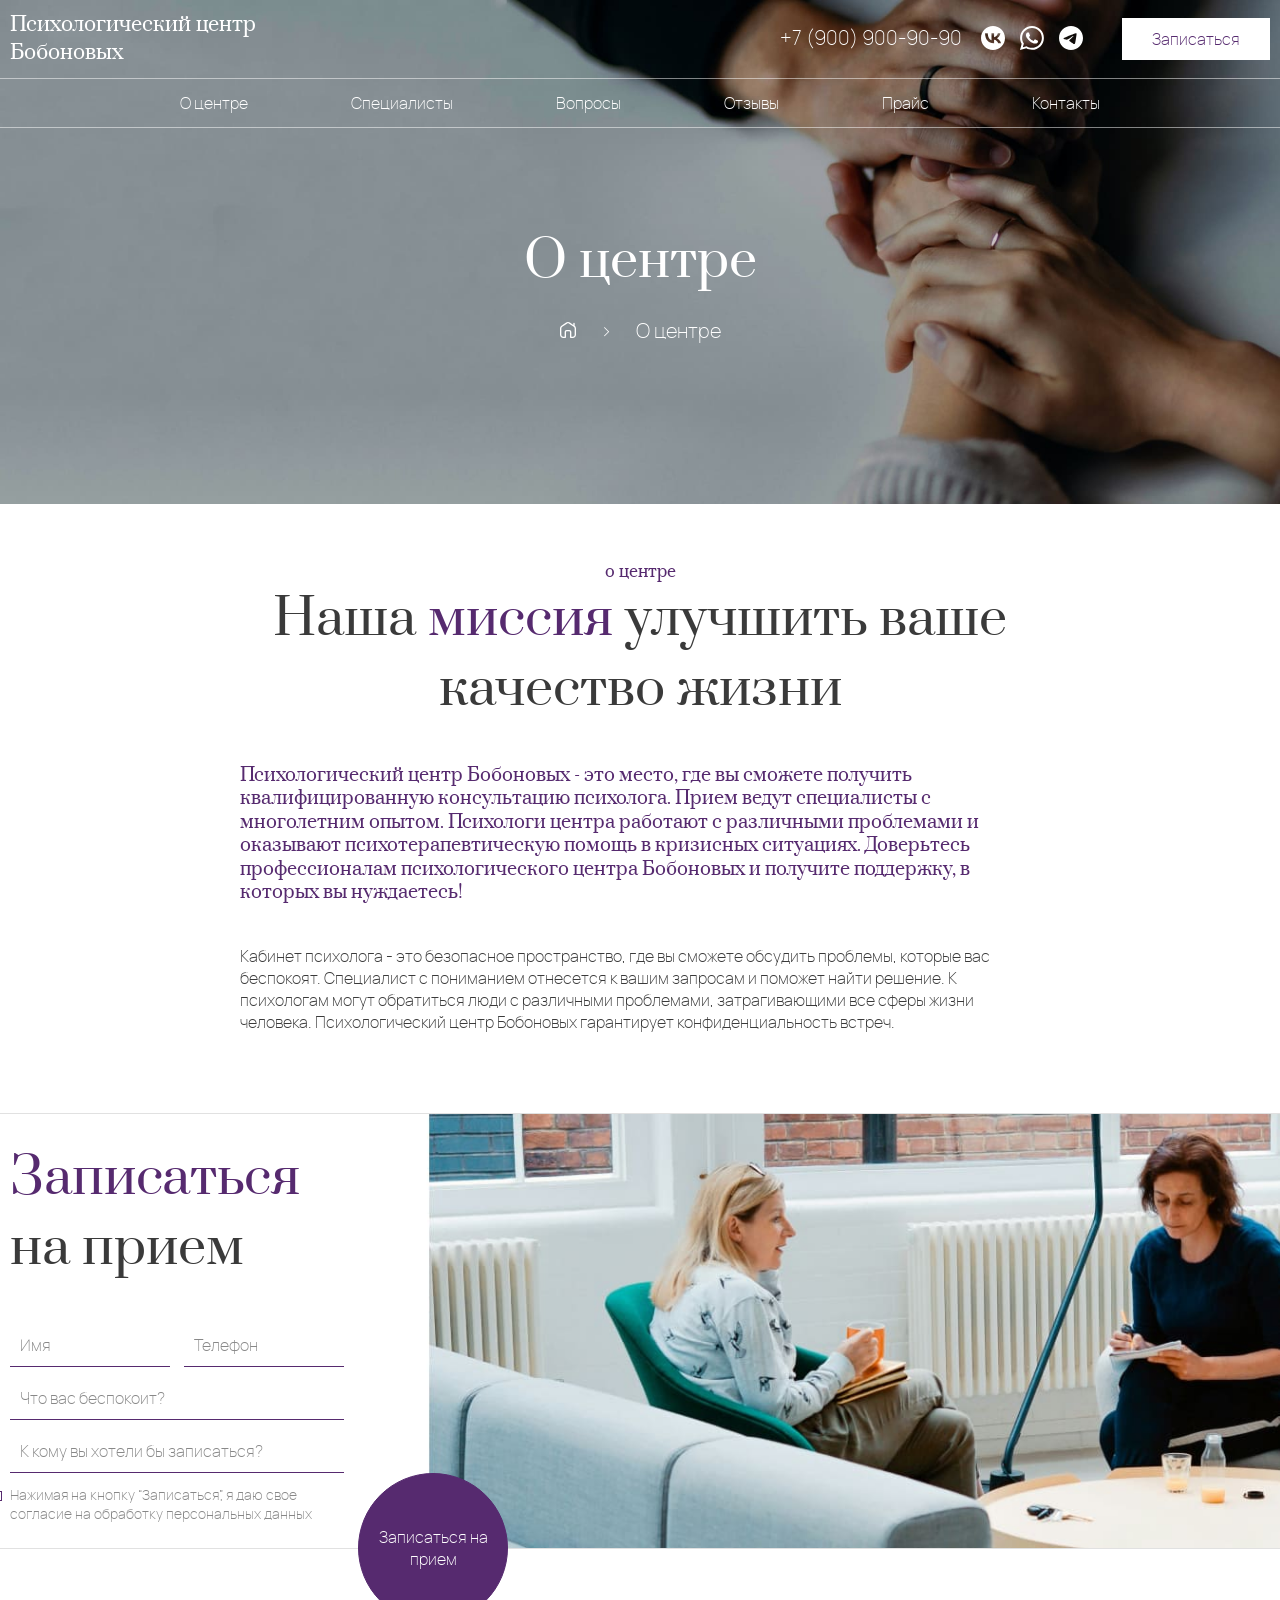
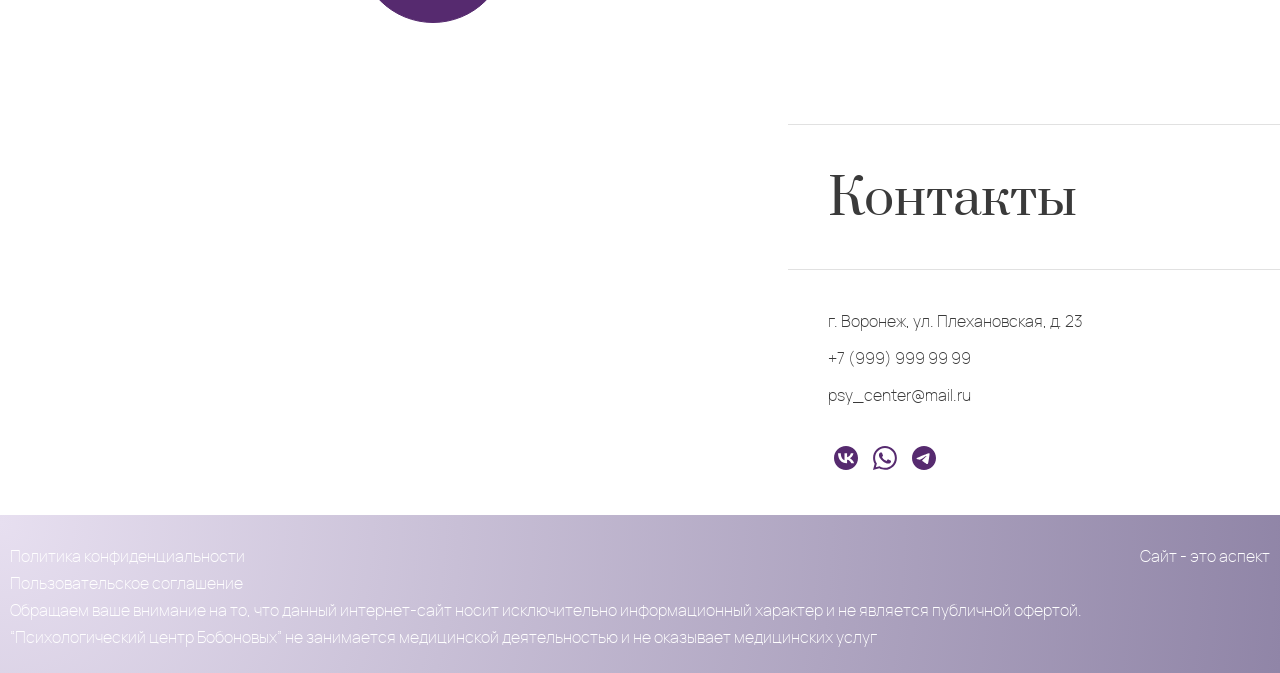
<file: bobonov/about.html>
<!DOCTYPE html>
<html lang="ru">
	<head>
		<title>About</title>
		<meta http-equiv="Content-Type" content="text/html; charset=utf-8">
		<meta name="robots" content="noindex" />
		<meta name="viewport" content="width=device-width, initial-scale=1.0">
		<link rel="stylesheet" type="text/css" href="css/reset.css" >
		<link rel="stylesheet" type="text/css" href="css/slick.css" >
		<link rel="stylesheet" type="text/css" href="css/slick-theme.css" >
		<link rel="stylesheet" type="text/css" href="css/jquery.fancybox.min.css" >
		<link rel="stylesheet" type="text/css" href="style.css" >
		<link rel="shortcut icon" href="img/fav.png">
		<script  src="js/jquery-3.7.1.min.js"></script>
		<script  src="js/jquery.fancybox.min.js"></script>
		<script  src="js/slick.min.js"></script>
		<script  src="js/scripts.js"></script>
	</head>
<body>
	<header class="header">
		<div class="container header-top">
			<a href="" class="logo">
				Психологический центр<br> Бобоновых
			</a>
			<div class="header-right">
				<a href="tel:+79009009090" class="tel">
					+7 (900) 900-90-90
				</a>
				<div class="social">
					<a href=""><svg><use xlink:href="#vk" /></svg></a>
					<a href=""><svg><use xlink:href="#wt" /></svg></a>
					<a href=""><svg><use xlink:href="#tg" /></svg></a>
				</div>
				<a data-fancybox data-src="#popup" href="javascript:;" class="btn">
					Записаться
				</a>
			</div>
			<div class="b-toggle">
				<span></span>
				<span></span>
				<span></span>
			</div>
		</div>
		<nav class="main-menu">				
			<ul class="menu container">
				<li><a href="#about">О центре</a></li>
				<li><a href="#specialists">Специалисты</a></li>
				<li><a href="#faq">Вопросы</a></li>
				<li><a href="#reviews">Отзывы</a></li>
				<li><a href="#price">Прайс</a></li>
				<li><a href="#contacts">Контакты</a></li>
			</ul>
			<div class="mobile-contacts">
				<a href="tel:+79009009090" class="tel">
					+7 (900) 900-90-90
				</a>
				<div class="social">
					<a href=""><svg><use xlink:href="#vk" /></svg></a>
					<a href=""><svg><use xlink:href="#wt" /></svg></a>
					<a href=""><svg><use xlink:href="#tg" /></svg></a>
				</div>
				<a data-fancybox data-src="#popup" href="javascript:;" class="btn-lilac">
					Записаться
				</a>
			</div>
		</nav>
		
	</header>
	<div class="s-top oter_top">
		<div class="container">
			<p class="h1"><span class="lilac">О центре</span></p>	
			<div class="bread">
				<span>
					<a href="/"><span><svg width="16" height="16" viewBox="0 0 16 16" fill="none" xmlns="http://www.w3.org/2000/svg"><g clip-path="url(#clip0_2006_569)"><path d="M14.6667 3.816V1.33333C14.6667 0.965335 14.3687 0.666668 14 0.666668C13.6313 0.666668 13.3333 0.965335 13.3333 1.33333V2.91067L9.86467 0.570002C8.732 -0.193998 7.268 -0.193998 6.13533 0.570002L1.46867 3.71934C0.549333 4.34 0 5.37267 0 6.48267V12.6667C0 14.5047 1.49533 16 3.33333 16H5.33333C5.702 16 6 15.7013 6 15.3333V10C6 9.63267 6.29867 9.33334 6.66667 9.33334H9.33333C9.70133 9.33334 10 9.63267 10 10V15.3333C10 15.7013 10.298 16 10.6667 16H12.6667C14.5047 16 16 14.5047 16 12.6667V6.48267C16 5.42867 15.504 4.444 14.6667 3.816ZM14.6667 12.6667C14.6667 13.7693 13.7693 14.6667 12.6667 14.6667H11.3333V10C11.3333 8.89734 10.436 8 9.33333 8H6.66667C5.564 8 4.66667 8.89734 4.66667 10V14.6667H3.33333C2.23067 14.6667 1.33333 13.7693 1.33333 12.6667V6.48267C1.33333 5.81667 1.66267 5.19667 2.21467 4.82467L6.88133 1.67533C7.56133 1.21667 8.43867 1.21667 9.118 1.67533L13.7847 4.82467C14.3367 5.19667 14.666 5.81667 14.666 6.48267L14.6667 12.6667Z" fill="white"/></g><defs><clipPath id="clip0_2006_569"><rect width="16" height="16" fill="white"/></clipPath></defs></svg></span></a>
					<span class="divider">></span>
					<span class="kb_title">О центре</span>
				</span>
			</div>
		</div>
	</div>
	<div class="s-about s-about_page" id="about">
		<div class="container">
			<div class="text-center lilac h4">
				о центре
			</div>
			<div class="h1 text-center">
				Наша <span class="lilac">миссия</span> улучшить ваше качество жизни 
			</div>
			<div class="b-about">
				<div class="text-about">
					<p class="lilac">
						Психологический центр Бобоновых - это место, где вы сможете получить квалифицированную консультацию психолога. Прием ведут специалисты с многолетним опытом. Психологи центра работают с различными проблемами и оказывают психотерапевтическую помощь в кризисных ситуациях. Доверьтесь профессионалам психологического центра Бобоновых и получите поддержку, в которых вы нуждаетесь!
					</p>
					<p>
						Кабинет психолога - это безопасное пространство, где вы сможете обсудить проблемы, которые вас беспокоят. Специалист с пониманием отнесется к вашим запросам и поможет найти решение. К психологам могут обратиться люди с различными проблемами, затрагивающими все сферы жизни человека. Психологический центр Бобоновых гарантирует конфиденциальность встреч.
					</p>
				</div>
			</div>
		</div>
	</div>
	<div class="s-feedback" id="feedback">
		<div class="container">
			<div class="b-feedback">
				<p class="h1"><span class="lilac">Записаться</span> на прием</p>
				<form id="feedback-form" action="/" method="POST">
					<div class="form-flex">
						<p><input type="text" required name="name" class="input-text" placeholder="Имя"></p>
						<p><input type="tel" required name="phone" class="input-text" placeholder="Телефон"></p>
					</div>
					<textarea name="comment" class="input-text" placeholder="Что вас беспокоит?"></textarea>
					<input type="text" name="docs" class="input-text" placeholder="К кому вы хотели бы записаться?">					
					<label class="input-label">
						<input type="checkbox" class="input-check" name="check">
						<span>Нажимая на кнопку “Записаться”, я даю свое согласие на обработку персональных данных</span>
					</label>
					<input type="submit" class="btn-round" value="Записаться на прием">
					<!-- <input type="hidden" name="recaptcha_response" id="recaptchaResponse"> -->
				</form>
			</div>			
		</div>
	</div>
	<div class="s-contacts" id="contacts">
		<div class="b-map">
			<script  async src="https://api-maps.yandex.ru/services/constructor/1.0/js/?um=constructor%3Aeead665b528ef09ee1b035d2cc04a164305be4b4dbd820c63719ce7fcb5d59c5&amp;width=100%25&amp;height=400&amp;lang=ru_RU&amp;scroll=true"></script>
		</div>		
		<div class="b-contacts">
			<p class="h1">Контакты</p>
			<p class="contacts-info">г. Воронеж, ул. Плехановская, д. 23</p>
			<p class="contacts-info"><a href="tel:+79999999999">+7 (999) 999 99 99</a></p>
			<p class="contacts-info"><a href="mailto:psy_center@mail.ru">psy_center@mail.ru</a></p>
			<div class="social">
				<a href=""><svg> <use xlink:href="#vk" /></svg></a>
				<a href=""><svg> <use xlink:href="#wt" /></svg></a>
				<a href=""><svg> <use xlink:href="#tg" /></svg></a>
			</div>
		</div>
	</div>
	<footer class="b-footer">
		<div class="container">
			<a href="">Политика конфиденциальности</a>
			<a href="">Пользовательское соглашение</a>
			<p>Обращаем ваше внимание на то, что данный интернет-сайт носит исключительно информационный характер и не является публичной офертой.</p>
			<p>“Психологический центр Бобоновых” не занимается медицинской деятельностью и не оказывает медицинских услуг </p>
			<a href="https://vzh.ru" class="vzh" target="_blank">Сайт - это аспект</a>
		</div>
	</footer>

	<svg style="display: none">
		<symbol id="vk">
			<path fill-rule="evenodd" clip-rule="evenodd" d="M12 24C18.627 24 24 18.6274 24 12C24 5.37259 18.627 0 12 0C5.37305 0 0 5.37259 0 12C0 18.6274 5.37305 24 12 24ZM12.7705 17.29C7.2998 17.29 4.17969 13.54 4.0498 7.30005H6.79004C6.87988 11.88 8.90039 13.82 10.5 14.2201V7.30005H13.0801V11.2501C14.6602 11.08 16.3203 9.28006 16.8799 7.30005H19.46C19.0303 9.74005 17.2295 11.54 15.9502 12.2801C17.2295 12.88 19.2803 14.45 20.0596 17.29H17.2197C16.6104 15.39 15.0898 13.92 13.0801 13.7201V17.29H12.7705Z" />
		</symbol>
		<symbol id="wt">
			<path d="M0 24L1.687 17.837C0.645998 16.033 0.0989998 13.988 0.0999998 11.891C0.103 5.33502 5.43799 3.05176e-05 11.993 3.05176e-05C15.174 0.00103052 18.16 1.24003 20.406 3.48802C22.6509 5.73602 23.8869 8.72401 23.8859 11.902C23.8829 18.459 18.548 23.794 11.993 23.794C10.003 23.793 8.04198 23.294 6.30499 22.346L0 24ZM6.59698 20.193C8.27298 21.188 9.87298 21.784 11.989 21.785C17.437 21.785 21.875 17.351 21.878 11.9C21.88 6.43802 17.463 2.01003 11.997 2.00803C6.54498 2.00803 2.11 6.44202 2.108 11.892C2.107 14.117 2.75899 15.783 3.85399 17.526L2.85499 21.174L6.59698 20.193ZM17.984 14.729C17.91 14.605 17.712 14.531 17.414 14.382C17.117 14.233 15.656 13.514 15.383 13.415C15.111 13.316 14.913 13.266 14.714 13.564C14.516 13.861 13.946 14.531 13.773 14.729C13.6 14.927 13.426 14.952 13.129 14.803C12.832 14.654 11.874 14.341 10.739 13.328C9.85598 12.54 9.25898 11.567 9.08598 11.269C8.91298 10.972 9.06798 10.811 9.21598 10.663C9.34998 10.53 9.51298 10.316 9.66198 10.142C9.81298 9.97001 9.86198 9.84601 9.96198 9.64701C10.061 9.44901 10.012 9.27501 9.93698 9.12601C9.86198 8.97801 9.26798 7.51501 9.02098 6.92002C8.77898 6.34102 8.53398 6.41902 8.35198 6.41002L7.78198 6.40002C7.58398 6.40002 7.26198 6.47402 6.98998 6.77202C6.71798 7.07001 5.94999 7.78801 5.94999 9.25101C5.94999 10.714 7.01498 12.127 7.16298 12.325C7.31198 12.523 9.25798 15.525 12.239 16.812C12.948 17.118 13.502 17.301 13.933 17.438C14.645 17.664 15.293 17.632 15.805 17.556C16.376 17.471 17.563 16.837 17.811 16.143C18.059 15.448 18.059 14.853 17.984 14.729Z" />
		</symbol>
		<symbol id="tg">
			<g clip-path="url(#clip0_61_12)">
			<path fill-rule="evenodd" clip-rule="evenodd" d="M24 12C24 18.6274 18.6274 24 12 24C5.37258 24 0 18.6274 0 12C0 5.37258 5.37258 0 12 0C18.6274 0 24 5.37258 24 12ZM12.43 8.85893C11.2628 9.3444 8.93013 10.3492 5.43188 11.8733C4.86382 12.0992 4.56625 12.3202 4.53916 12.5363C4.49337 12.9015 4.9507 13.0453 5.57346 13.2411C5.65817 13.2678 5.74594 13.2954 5.83593 13.3246C6.44863 13.5238 7.27281 13.7568 7.70128 13.766C8.08993 13.7744 8.52372 13.6142 9.00263 13.2853C12.2711 11.079 13.9584 9.96381 14.0643 9.93977C14.139 9.92281 14.2426 9.90148 14.3128 9.96385C14.3829 10.0262 14.376 10.1443 14.3686 10.176C14.3233 10.3691 12.5281 12.0381 11.5991 12.9018C11.3095 13.171 11.1041 13.362 11.0621 13.4056C10.968 13.5033 10.8721 13.5958 10.78 13.6846C10.2108 14.2333 9.7839 14.6448 10.8036 15.3168C11.2936 15.6397 11.6858 15.9067 12.0769 16.1731C12.5042 16.4641 12.9303 16.7543 13.4816 17.1157C13.6221 17.2077 13.7562 17.3034 13.8869 17.3965C14.3841 17.751 14.8307 18.0694 15.3826 18.0186C15.7032 17.9891 16.0345 17.6876 16.2027 16.7884C16.6002 14.6631 17.3816 10.0585 17.5622 8.16097C17.578 7.99473 17.5581 7.78197 17.5421 7.68858C17.5262 7.59518 17.4928 7.46211 17.3714 7.3636C17.2276 7.24694 17.0056 7.22234 16.9064 7.22408C16.455 7.23204 15.7625 7.47282 12.43 8.85893Z" />
			</g>
			<defs>
			<clipPath id="clip0_61_12">
			<rect width="24" height="24" fill="white"/>
			</clipPath>
			</defs>
		</symbol>
	</svg>
	<div class="popup" id="popup">
		<p class="text-center h2 lilac">Запись на прием</p>
		<form id="popup-form" action="/" method="POST">
			<div class="form-flex">
				<p><input type="text" required name="name" class="input-text" placeholder="Имя"></p>
				<p><input type="tel" required name="phone" class="input-text" placeholder="Телефон"></p>
			</div>
			<textarea name="comment" class="input-text" placeholder="Что вас беспокоит?"></textarea>
			<input type="text" name="docs" class="input-text" placeholder="К кому вы хотели бы записаться?">					
			<label class="input-label">
				<input type="checkbox" class="input-check" name="check">
				<span>Нажимая на кнопку “Записаться”, я даю свое согласие на обработку персональных данных</span>
			</label>
			<div class="text-center">
				<input type="submit" class="btn-lilac" value="Записаться на прием">
			</div>
			<!-- <input type="hidden" name="recaptcha_response" id="recaptchaResponse"> -->
		</form>
	</div>
</body>
</html>
</file>
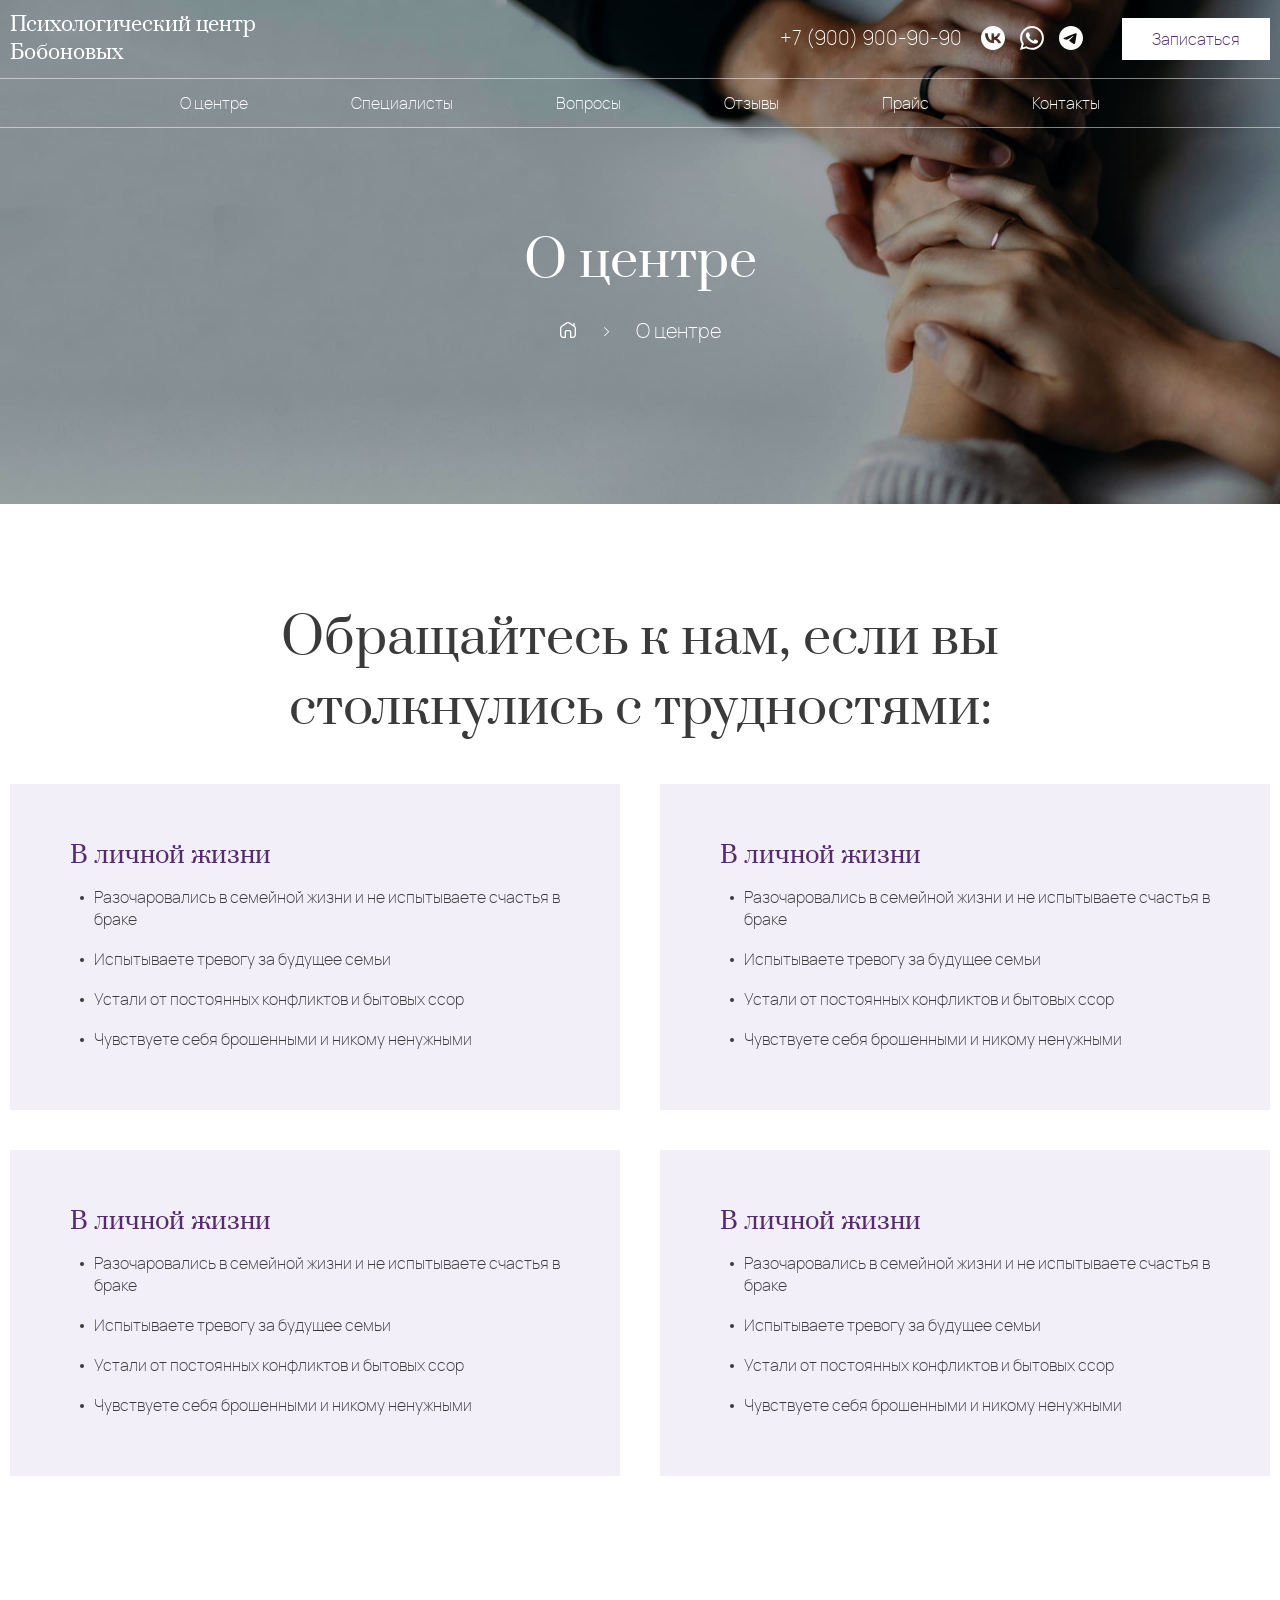
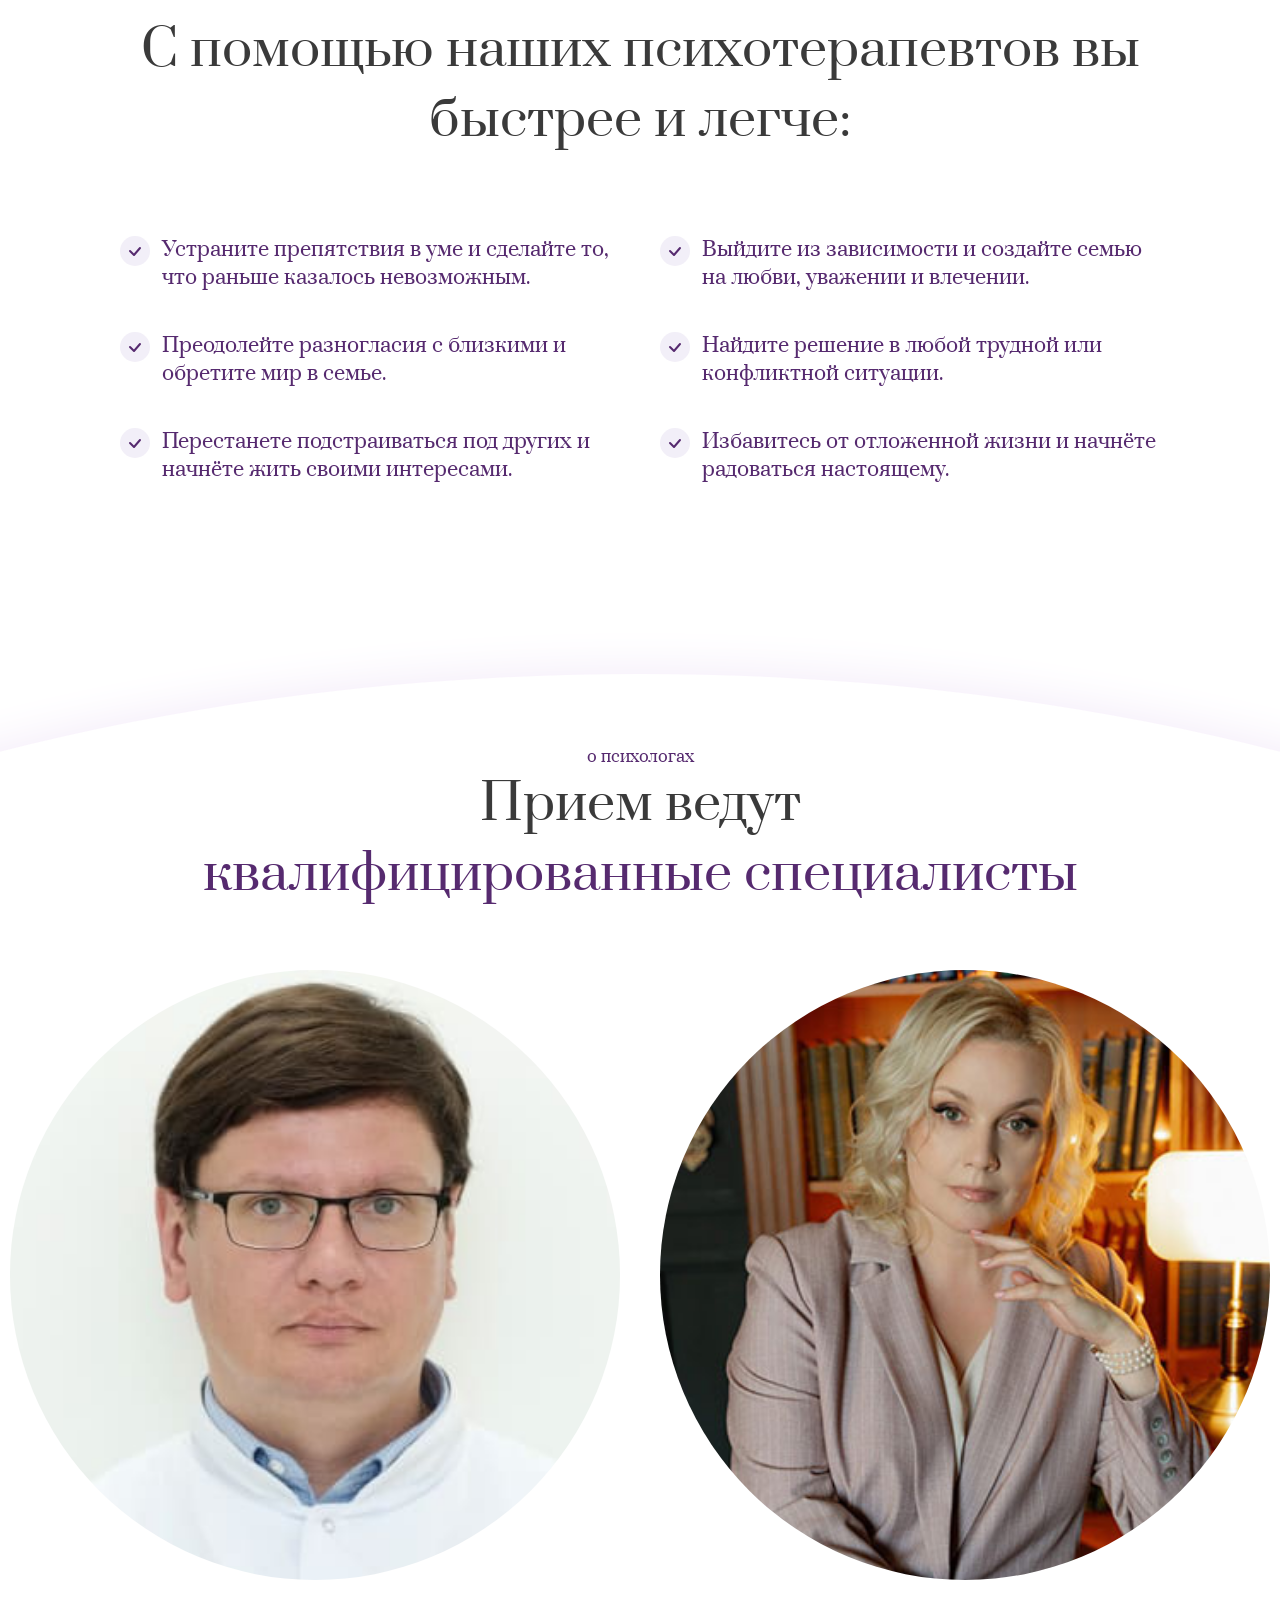
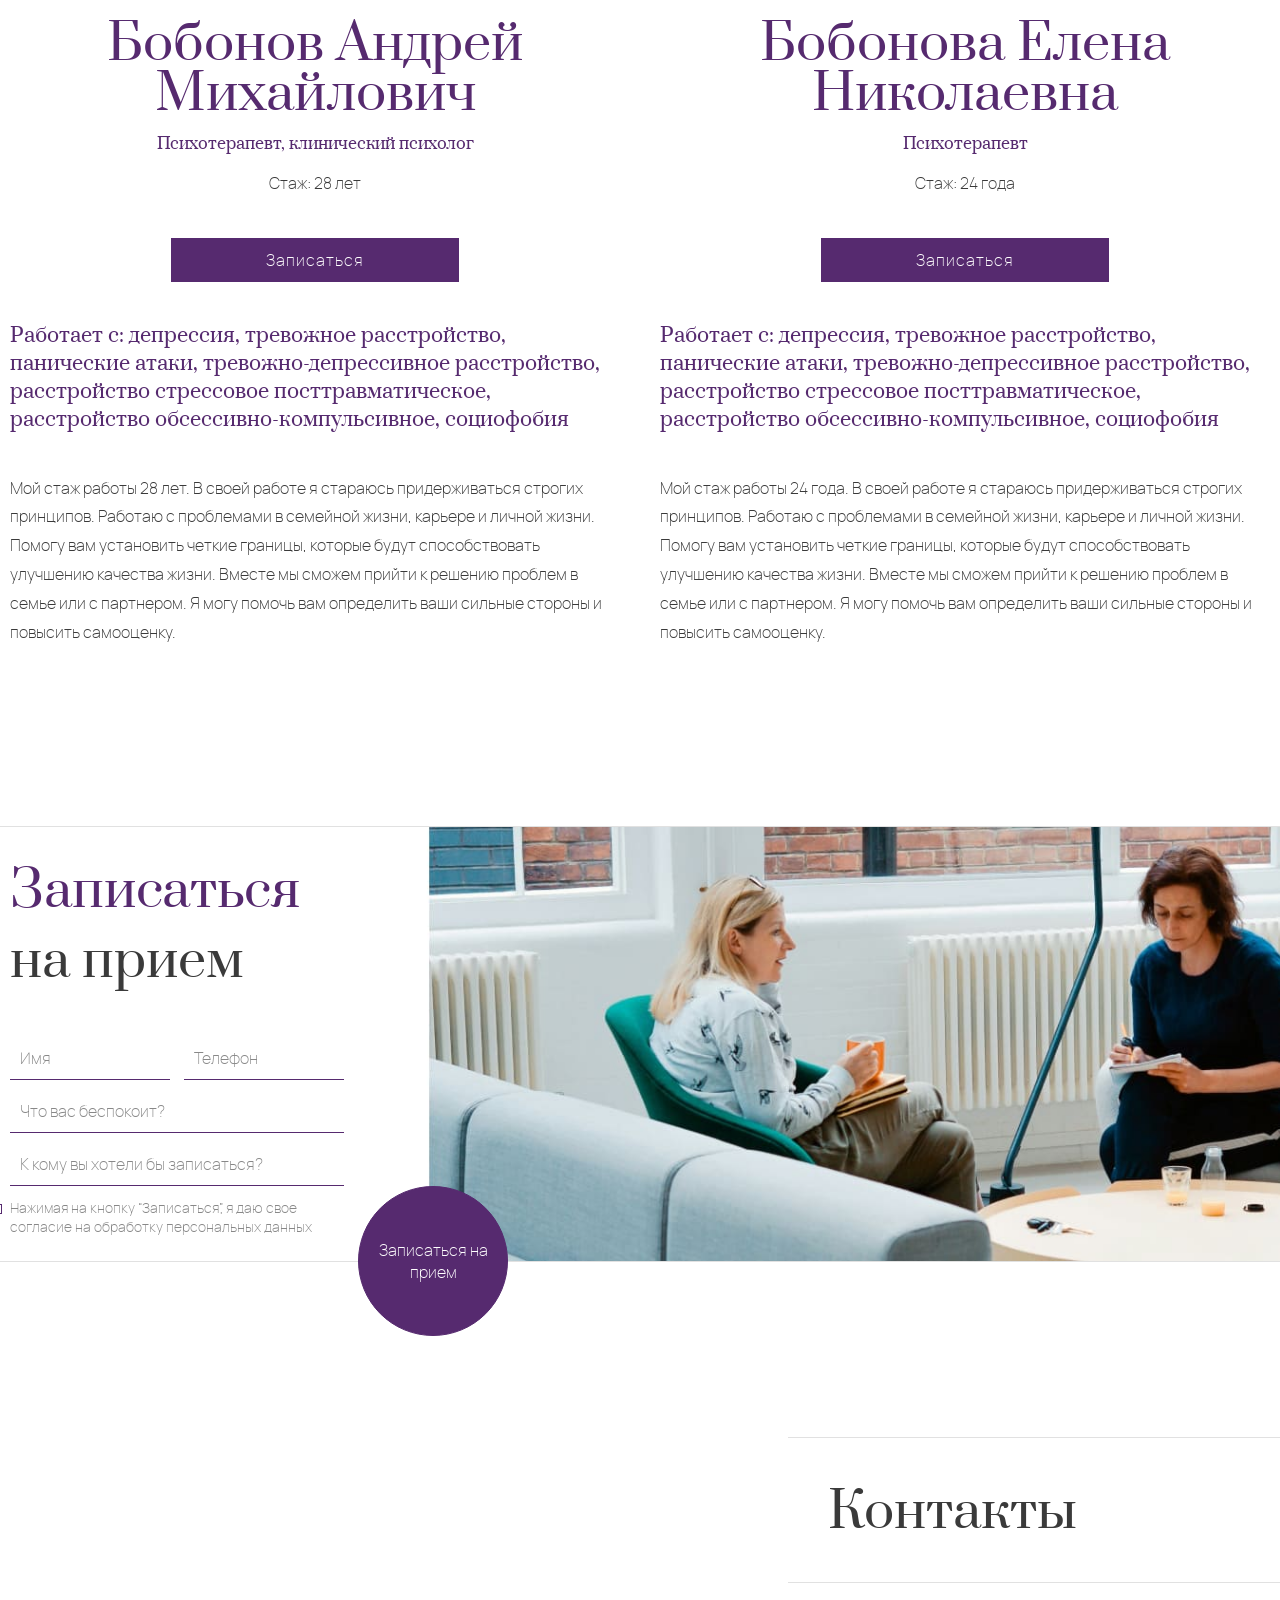
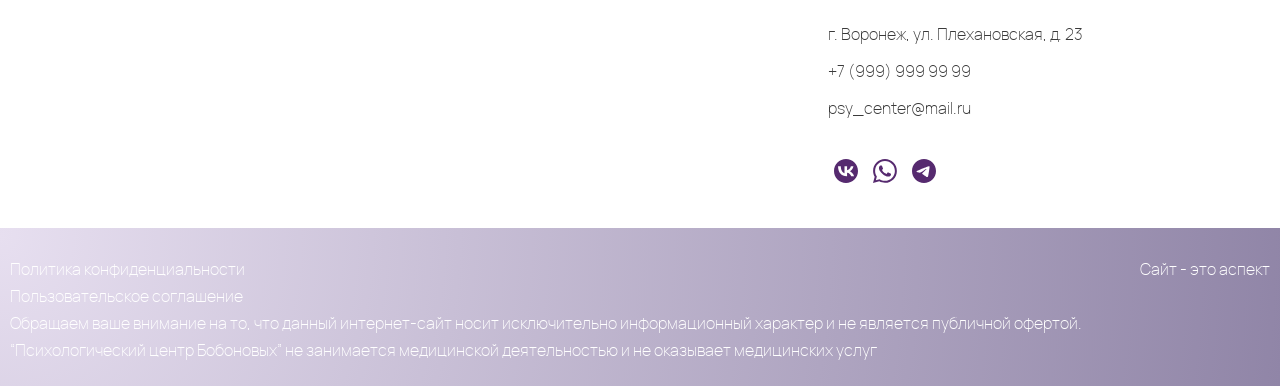
<file: bobonov/services.html>
<!DOCTYPE html>
<html lang="ru">
	<head>
		<title>Services</title>
		<meta http-equiv="Content-Type" content="text/html; charset=utf-8">
		<meta name="robots" content="noindex" />
		<meta name="viewport" content="width=device-width, initial-scale=1.0">
		<link rel="stylesheet" type="text/css" href="css/reset.css" >
		<link rel="stylesheet" type="text/css" href="css/slick.css" >
		<link rel="stylesheet" type="text/css" href="css/slick-theme.css" >
		<link rel="stylesheet" type="text/css" href="css/jquery.fancybox.min.css" >
		<link rel="stylesheet" type="text/css" href="style.css" >
		<link rel="shortcut icon" href="img/fav.png">
		<script  src="js/jquery-3.7.1.min.js"></script>
		<script  src="js/jquery.fancybox.min.js"></script>
		<script  src="js/slick.min.js"></script>
		<script  src="js/scripts.js"></script>
	</head>
<body>
	<header class="header">
		<div class="container header-top">
			<a href="" class="logo">Психологический центр<br> Бобоновых</a>
			<div class="header-right">
				<a href="tel:+79009009090" class="tel">+7 (900) 900-90-90</a>
				<div class="social">
					<a href=""><svg><use xlink:href="#vk" /></svg></a>
					<a href=""><svg><use xlink:href="#wt" /></svg></a>
					<a href=""><svg><use xlink:href="#tg" /></svg></a>
				</div>
				<a data-fancybox data-src="#popup" href="javascript:;" class="btn">Записаться</a>
			</div>
			<div class="b-toggle"><span></span><span></span><span></span></div>
		</div>
		<nav class="main-menu">				
			<ul class="menu container">
				<li><a href="#about">О центре</a></li>
				<li><a href="#specialists">Специалисты</a></li>
				<li><a href="#faq">Вопросы</a></li>
				<li><a href="#reviews">Отзывы</a></li>
				<li><a href="#price">Прайс</a></li>
				<li><a href="#contacts">Контакты</a></li>
			</ul>
			<div class="mobile-contacts">
				<a href="tel:+79009009090" class="tel">+7 (900) 900-90-90</a>
				<div class="social">
					<a href=""><svg><use xlink:href="#vk" /></svg></a>
					<a href=""><svg><use xlink:href="#wt" /></svg></a>
					<a href=""><svg><use xlink:href="#tg" /></svg></a>
				</div>
				<a data-fancybox data-src="#popup" href="javascript:;" class="btn-lilac">Записаться</a>
			</div>
		</nav>
	</header>
	<div class="s-top oter_top">
		<div class="container">
			<p class="h1"><span class="lilac">О центре</span></p>	
			<div class="bread">
				<span>
					<a href="/"><span><svg width="16" height="16" viewBox="0 0 16 16" fill="none" xmlns="http://www.w3.org/2000/svg"><g clip-path="url(#clip0_2006_569)"><path d="M14.6667 3.816V1.33333C14.6667 0.965335 14.3687 0.666668 14 0.666668C13.6313 0.666668 13.3333 0.965335 13.3333 1.33333V2.91067L9.86467 0.570002C8.732 -0.193998 7.268 -0.193998 6.13533 0.570002L1.46867 3.71934C0.549333 4.34 0 5.37267 0 6.48267V12.6667C0 14.5047 1.49533 16 3.33333 16H5.33333C5.702 16 6 15.7013 6 15.3333V10C6 9.63267 6.29867 9.33334 6.66667 9.33334H9.33333C9.70133 9.33334 10 9.63267 10 10V15.3333C10 15.7013 10.298 16 10.6667 16H12.6667C14.5047 16 16 14.5047 16 12.6667V6.48267C16 5.42867 15.504 4.444 14.6667 3.816ZM14.6667 12.6667C14.6667 13.7693 13.7693 14.6667 12.6667 14.6667H11.3333V10C11.3333 8.89734 10.436 8 9.33333 8H6.66667C5.564 8 4.66667 8.89734 4.66667 10V14.6667H3.33333C2.23067 14.6667 1.33333 13.7693 1.33333 12.6667V6.48267C1.33333 5.81667 1.66267 5.19667 2.21467 4.82467L6.88133 1.67533C7.56133 1.21667 8.43867 1.21667 9.118 1.67533L13.7847 4.82467C14.3367 5.19667 14.666 5.81667 14.666 6.48267L14.6667 12.6667Z" fill="white"/></g><defs><clipPath id="clip0_2006_569"><rect width="16" height="16" fill="white"/></clipPath></defs></svg></span></a>
					<span class="divider">></span>
					<span class="kb_title">О центре</span>
				</span>
			</div>
		</div>
	</div>

	<div class="handbook_section">
		<div class="container">
			<!-- <div class="handbook_inner"> -->
				<p class="handbook_title">Обращайтесь к нам, если вы столкнулись с трудностями:</p>
				<div class="handbook_box">
					<div class="handbook_elem">
						<p class="handbook_elem_title">В личной жизни</p>
						<ul class="handbook_elem_list">
							<li><p>Разочаровались в семейной жизни и не испытываете счастья в браке</p></li>
							<li><p>Испытываете тревогу за будущее семьи</p></li>
							<li><p>Устали от постоянных конфликтов и бытовых ссор</p></li>
							<li><p>Чувствуете себя брошенными и никому ненужными</p></li>
						</ul>
					</div>
					<div class="handbook_elem">
						<p class="handbook_elem_title">В личной жизни</p>
						<ul class="handbook_elem_list">
							<li><p>Разочаровались в семейной жизни и не испытываете счастья в браке</p></li>
							<li><p>Испытываете тревогу за будущее семьи</p></li>
							<li><p>Устали от постоянных конфликтов и бытовых ссор</p></li>
							<li><p>Чувствуете себя брошенными и никому ненужными</p></li>
						</ul>
					</div>
					<div class="handbook_elem">
						<p class="handbook_elem_title">В личной жизни</p>
						<ul class="handbook_elem_list">
							<li><p>Разочаровались в семейной жизни и не испытываете счастья в браке</p></li>
							<li><p>Испытываете тревогу за будущее семьи</p></li>
							<li><p>Устали от постоянных конфликтов и бытовых ссор</p></li>
							<li><p>Чувствуете себя брошенными и никому ненужными</p></li>
						</ul>
					</div>
					<div class="handbook_elem">
						<p class="handbook_elem_title">В личной жизни</p>
						<ul class="handbook_elem_list">
							<li><p>Разочаровались в семейной жизни и не испытываете счастья в браке</p></li>
							<li><p>Испытываете тревогу за будущее семьи</p></li>
							<li><p>Устали от постоянных конфликтов и бытовых ссор</p></li>
							<li><p>Чувствуете себя брошенными и никому ненужными</p></li>
						</ul>
					</div>
				</div>
			<!-- </div> -->
		</div>
	</div>

	<div class="benefits_section">
		<div class="container">
			<div class="benefits_inner">
				<p class="benefits_title">С помощью наших психотерапевтов вы быстрее и легче:</p>
				<ul class="benefits_list">
					<li><p>Устраните препятствия в уме и сделайте то, что раньше казалось невозможным.</p></li>
					<li><p>Выйдите из зависимости и создайте семью на любви, уважении и влечении.</p></li>
					<li><p>Преодолейте разногласия с близкими и обретите мир в семье.</p></li>
					<li><p>Найдите решение в любой трудной или конфликтной ситуации.</p></li>
					<li><p>Перестанете подстраиваться под других и начнёте жить своими интересами.</p></li>
					<li><p>Избавитесь от отложенной жизни и начнёте радоваться настоящему.</p></li>
				</ul>
			</div>
		</div>
	</div>

	<div class="s-specialists s-specialists_page" id="specialists">
		<div class="spec-decor"><div></div></div>
		<div class="container">
			<p class="text-center lilac h4">о психологах</p>
			<p class="h1 text-center">Прием ведут  <span class="lilac">квалифицированные специалисты</span></p>
			<div class="specialists_box">
				<div class="b-specialist">
					<div class="specialist_foto">
						<img src="img/spec.jpg" alt="Bobonov">
					</div>
					<div class="spec-info">
						<p class="lilac h3 text-center name">Бобонов Андрей Михайлович</p>
						<p class="text-center level">Психотерапевт, клинический психолог</p>
						<p class="text-center stazh">Стаж: 28 лет</p>
						<a data-fancybox data-src="#popup" href="javascript:;" class="btn-lilac">Записаться</a>
						<p class="lilac specializations">Работает с: депрессия, тревожное расстройство,  панические атаки, тревожно-депрессивное расстройство, расстройство стрессовое посттравматическое, расстройство обсессивно-компульсивное, социофобия</p>
						<p>Мой стаж работы 28 лет. В своей работе я стараюсь придерживаться строгих принципов. Работаю с проблемами в семейной жизни, карьере и личной жизни. Помогу вам установить четкие границы, которые будут способствовать улучшению качества жизни. Вместе мы сможем прийти к решению проблем в семье или с партнером. Я могу помочь вам определить ваши сильные стороны и повысить самооценку.</p>
					</div>
				</div>
				<div class="b-specialist">
					<div class="specialist_foto">
						<img src="img/spec2.jpg" alt="Bobonova">
					</div>
					<div class="spec-info">
						<p class="h3 lilac text-center name">Бобонова Елена Николаевна</p>
						<p class="text-center level">Психотерапевт</p>
						<p class="text-center stazh">Стаж: 24 года</p>
						<a data-fancybox data-src="#popup" href="javascript:;" class="btn-lilac">Записаться</a>
						<p class="lilac specializations">Работает с: депрессия, тревожное расстройство,  панические атаки, тревожно-депрессивное расстройство, расстройство стрессовое посттравматическое, расстройство обсессивно-компульсивное, социофобия</p>
						<p>Мой стаж работы 24 года. В своей работе я стараюсь придерживаться строгих принципов. Работаю с проблемами в семейной жизни, карьере и личной жизни. Помогу вам установить четкие границы, которые будут способствовать улучшению качества жизни. Вместе мы сможем прийти к решению проблем в семье или с партнером. Я могу помочь вам определить ваши сильные стороны и повысить самооценку.</p>
					</div>
				</div>
			</div>
		</div>
	</div>

	<div class="s-feedback" id="feedback">
		<div class="container">
			<div class="b-feedback">
				<p class="h1"><span class="lilac">Записаться</span> на прием</p>
				<form id="feedback-form" action="/" method="POST">
					<div class="form-flex">
						<p><input type="text" required name="name" class="input-text" placeholder="Имя"></p>
						<p><input type="tel" required name="phone" class="input-text" placeholder="Телефон"></p>
					</div>
					<textarea name="comment" class="input-text" placeholder="Что вас беспокоит?"></textarea>
					<input type="text" name="docs" class="input-text" placeholder="К кому вы хотели бы записаться?">					
					<label class="input-label">
						<input type="checkbox" class="input-check" name="check">
						<span>Нажимая на кнопку “Записаться”, я даю свое согласие на обработку персональных данных</span>
					</label>
					<input type="submit" class="btn-round" value="Записаться на прием">
					<!-- <input type="hidden" name="recaptcha_response" id="recaptchaResponse"> -->
				</form>
			</div>			
		</div>
	</div>
	<div class="s-contacts" id="contacts">
		<div class="b-map">
			<script  async src="https://api-maps.yandex.ru/services/constructor/1.0/js/?um=constructor%3Aeead665b528ef09ee1b035d2cc04a164305be4b4dbd820c63719ce7fcb5d59c5&amp;width=100%25&amp;height=400&amp;lang=ru_RU&amp;scroll=true"></script>
		</div>		
		<div class="b-contacts">
			<p class="h1">Контакты</p>
			<p class="contacts-info">г. Воронеж, ул. Плехановская, д. 23</p>
			<p class="contacts-info"><a href="tel:+79999999999">+7 (999) 999 99 99</a></p>
			<p class="contacts-info"><a href="mailto:psy_center@mail.ru">psy_center@mail.ru</a></p>
			<div class="social">
				<a href=""><svg> <use xlink:href="#vk" /></svg></a>
				<a href=""><svg> <use xlink:href="#wt" /></svg></a>
				<a href=""><svg> <use xlink:href="#tg" /></svg></a>
			</div>
		</div>
	</div>
	<footer class="b-footer">
		<div class="container">
			<a href="">Политика конфиденциальности</a>
			<a href="">Пользовательское соглашение</a>
			<p>Обращаем ваше внимание на то, что данный интернет-сайт носит исключительно информационный характер и не является публичной офертой.</p>
			<p>“Психологический центр Бобоновых” не занимается медицинской деятельностью и не оказывает медицинских услуг </p>
			<a href="https://vzh.ru" class="vzh" target="_blank">Сайт - это аспект</a>
		</div>
	</footer>
	<svg style="display: none">
		<symbol id="vk">
			<path fill-rule="evenodd" clip-rule="evenodd" d="M12 24C18.627 24 24 18.6274 24 12C24 5.37259 18.627 0 12 0C5.37305 0 0 5.37259 0 12C0 18.6274 5.37305 24 12 24ZM12.7705 17.29C7.2998 17.29 4.17969 13.54 4.0498 7.30005H6.79004C6.87988 11.88 8.90039 13.82 10.5 14.2201V7.30005H13.0801V11.2501C14.6602 11.08 16.3203 9.28006 16.8799 7.30005H19.46C19.0303 9.74005 17.2295 11.54 15.9502 12.2801C17.2295 12.88 19.2803 14.45 20.0596 17.29H17.2197C16.6104 15.39 15.0898 13.92 13.0801 13.7201V17.29H12.7705Z" />
		</symbol>
		<symbol id="wt">
			<path d="M0 24L1.687 17.837C0.645998 16.033 0.0989998 13.988 0.0999998 11.891C0.103 5.33502 5.43799 3.05176e-05 11.993 3.05176e-05C15.174 0.00103052 18.16 1.24003 20.406 3.48802C22.6509 5.73602 23.8869 8.72401 23.8859 11.902C23.8829 18.459 18.548 23.794 11.993 23.794C10.003 23.793 8.04198 23.294 6.30499 22.346L0 24ZM6.59698 20.193C8.27298 21.188 9.87298 21.784 11.989 21.785C17.437 21.785 21.875 17.351 21.878 11.9C21.88 6.43802 17.463 2.01003 11.997 2.00803C6.54498 2.00803 2.11 6.44202 2.108 11.892C2.107 14.117 2.75899 15.783 3.85399 17.526L2.85499 21.174L6.59698 20.193ZM17.984 14.729C17.91 14.605 17.712 14.531 17.414 14.382C17.117 14.233 15.656 13.514 15.383 13.415C15.111 13.316 14.913 13.266 14.714 13.564C14.516 13.861 13.946 14.531 13.773 14.729C13.6 14.927 13.426 14.952 13.129 14.803C12.832 14.654 11.874 14.341 10.739 13.328C9.85598 12.54 9.25898 11.567 9.08598 11.269C8.91298 10.972 9.06798 10.811 9.21598 10.663C9.34998 10.53 9.51298 10.316 9.66198 10.142C9.81298 9.97001 9.86198 9.84601 9.96198 9.64701C10.061 9.44901 10.012 9.27501 9.93698 9.12601C9.86198 8.97801 9.26798 7.51501 9.02098 6.92002C8.77898 6.34102 8.53398 6.41902 8.35198 6.41002L7.78198 6.40002C7.58398 6.40002 7.26198 6.47402 6.98998 6.77202C6.71798 7.07001 5.94999 7.78801 5.94999 9.25101C5.94999 10.714 7.01498 12.127 7.16298 12.325C7.31198 12.523 9.25798 15.525 12.239 16.812C12.948 17.118 13.502 17.301 13.933 17.438C14.645 17.664 15.293 17.632 15.805 17.556C16.376 17.471 17.563 16.837 17.811 16.143C18.059 15.448 18.059 14.853 17.984 14.729Z" />
		</symbol>
		<symbol id="tg">
			<g clip-path="url(#clip0_61_12)">
			<path fill-rule="evenodd" clip-rule="evenodd" d="M24 12C24 18.6274 18.6274 24 12 24C5.37258 24 0 18.6274 0 12C0 5.37258 5.37258 0 12 0C18.6274 0 24 5.37258 24 12ZM12.43 8.85893C11.2628 9.3444 8.93013 10.3492 5.43188 11.8733C4.86382 12.0992 4.56625 12.3202 4.53916 12.5363C4.49337 12.9015 4.9507 13.0453 5.57346 13.2411C5.65817 13.2678 5.74594 13.2954 5.83593 13.3246C6.44863 13.5238 7.27281 13.7568 7.70128 13.766C8.08993 13.7744 8.52372 13.6142 9.00263 13.2853C12.2711 11.079 13.9584 9.96381 14.0643 9.93977C14.139 9.92281 14.2426 9.90148 14.3128 9.96385C14.3829 10.0262 14.376 10.1443 14.3686 10.176C14.3233 10.3691 12.5281 12.0381 11.5991 12.9018C11.3095 13.171 11.1041 13.362 11.0621 13.4056C10.968 13.5033 10.8721 13.5958 10.78 13.6846C10.2108 14.2333 9.7839 14.6448 10.8036 15.3168C11.2936 15.6397 11.6858 15.9067 12.0769 16.1731C12.5042 16.4641 12.9303 16.7543 13.4816 17.1157C13.6221 17.2077 13.7562 17.3034 13.8869 17.3965C14.3841 17.751 14.8307 18.0694 15.3826 18.0186C15.7032 17.9891 16.0345 17.6876 16.2027 16.7884C16.6002 14.6631 17.3816 10.0585 17.5622 8.16097C17.578 7.99473 17.5581 7.78197 17.5421 7.68858C17.5262 7.59518 17.4928 7.46211 17.3714 7.3636C17.2276 7.24694 17.0056 7.22234 16.9064 7.22408C16.455 7.23204 15.7625 7.47282 12.43 8.85893Z" />
			</g>
			<defs>
			<clipPath id="clip0_61_12">
			<rect width="24" height="24" fill="white"/>
			</clipPath>
			</defs>
		</symbol>
	</svg>
	<div class="popup" id="popup">
		<p class="text-center h2 lilac">Запись на прием</p>
		<form id="popup-form" action="/" method="POST">
			<div class="form-flex">
				<p><input type="text" required name="name" class="input-text" placeholder="Имя"></p>
				<p><input type="tel" required name="phone" class="input-text" placeholder="Телефон"></p>
			</div>
			<textarea name="comment" class="input-text" placeholder="Что вас беспокоит?"></textarea>
			<input type="text" name="docs" class="input-text" placeholder="К кому вы хотели бы записаться?">					
			<label class="input-label">
				<input type="checkbox" class="input-check" name="check">
				<span>Нажимая на кнопку “Записаться”, я даю свое согласие на обработку персональных данных</span>
			</label>
			<div class="text-center">
				<input type="submit" class="btn-lilac" value="Записаться на прием">
			</div>
			<!-- <input type="hidden" name="recaptcha_response" id="recaptchaResponse"> -->
		</form>
	</div>
</body>
</html>
</file>
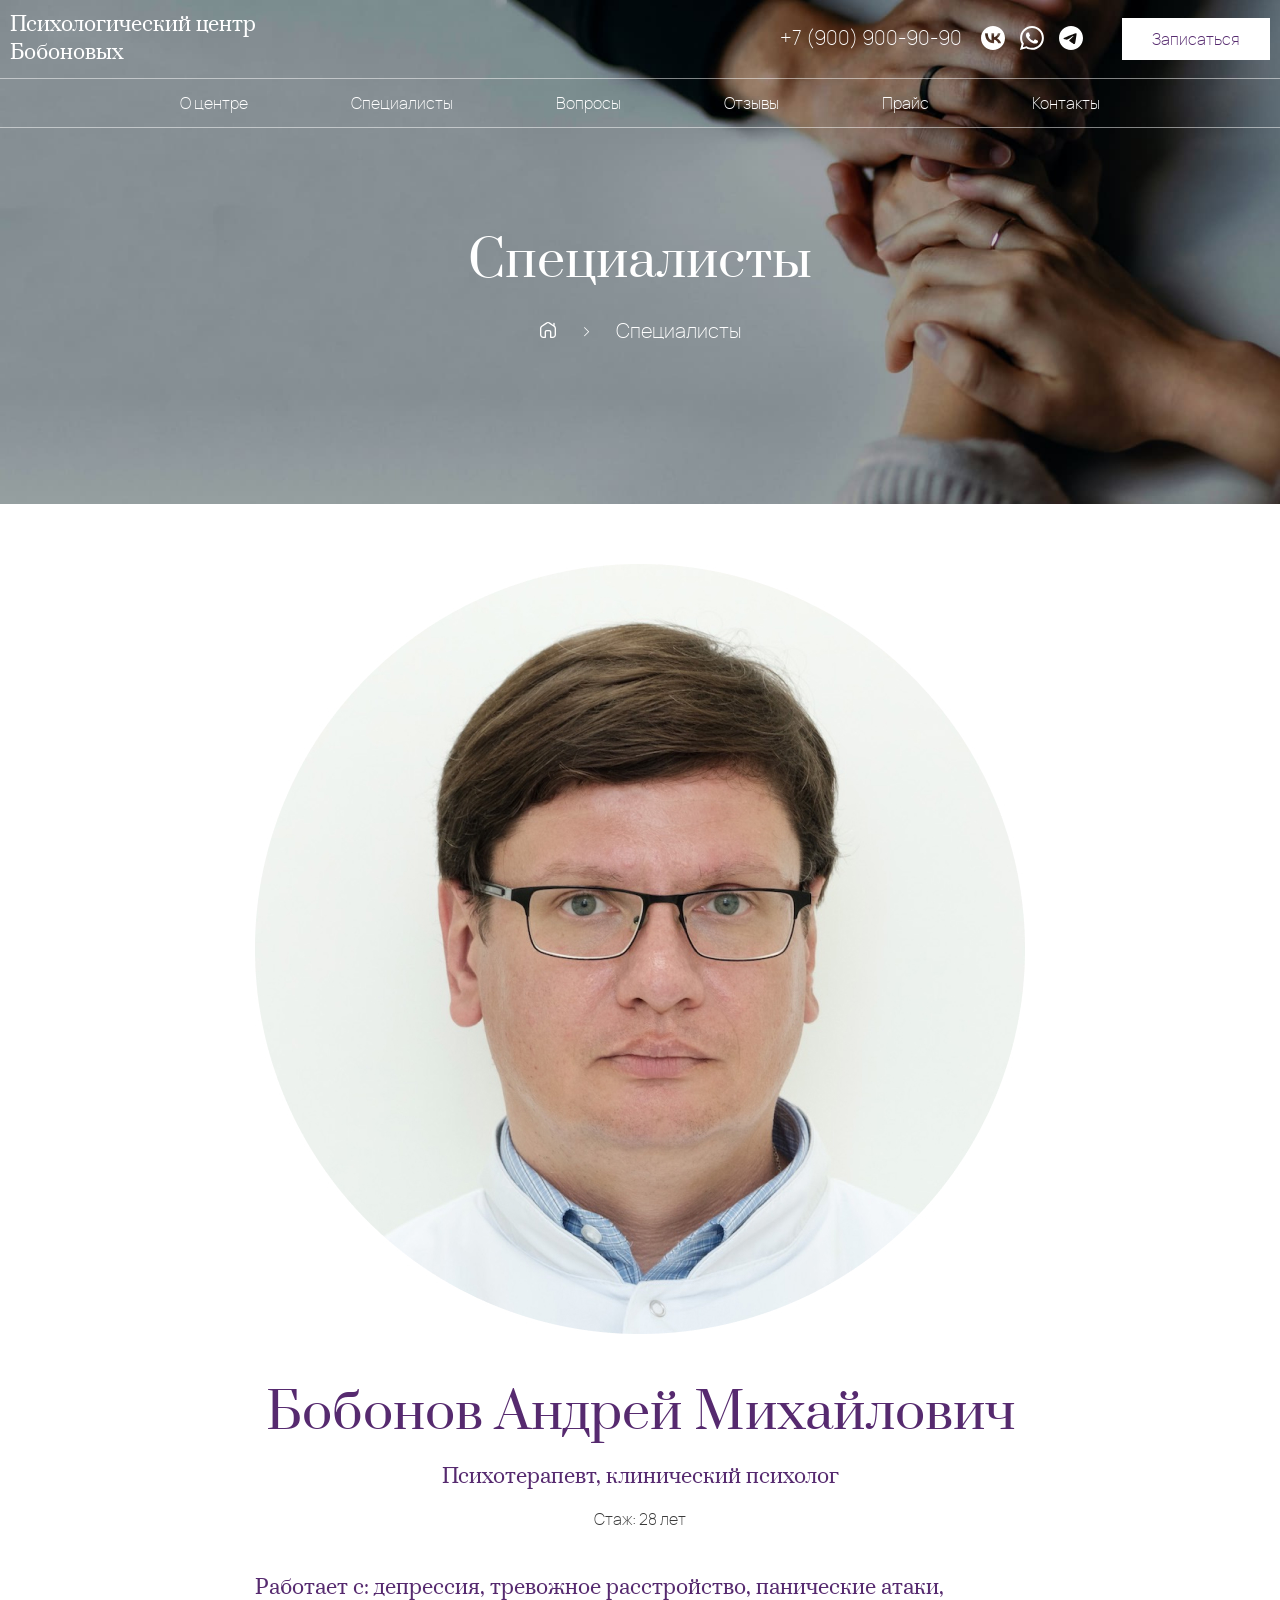
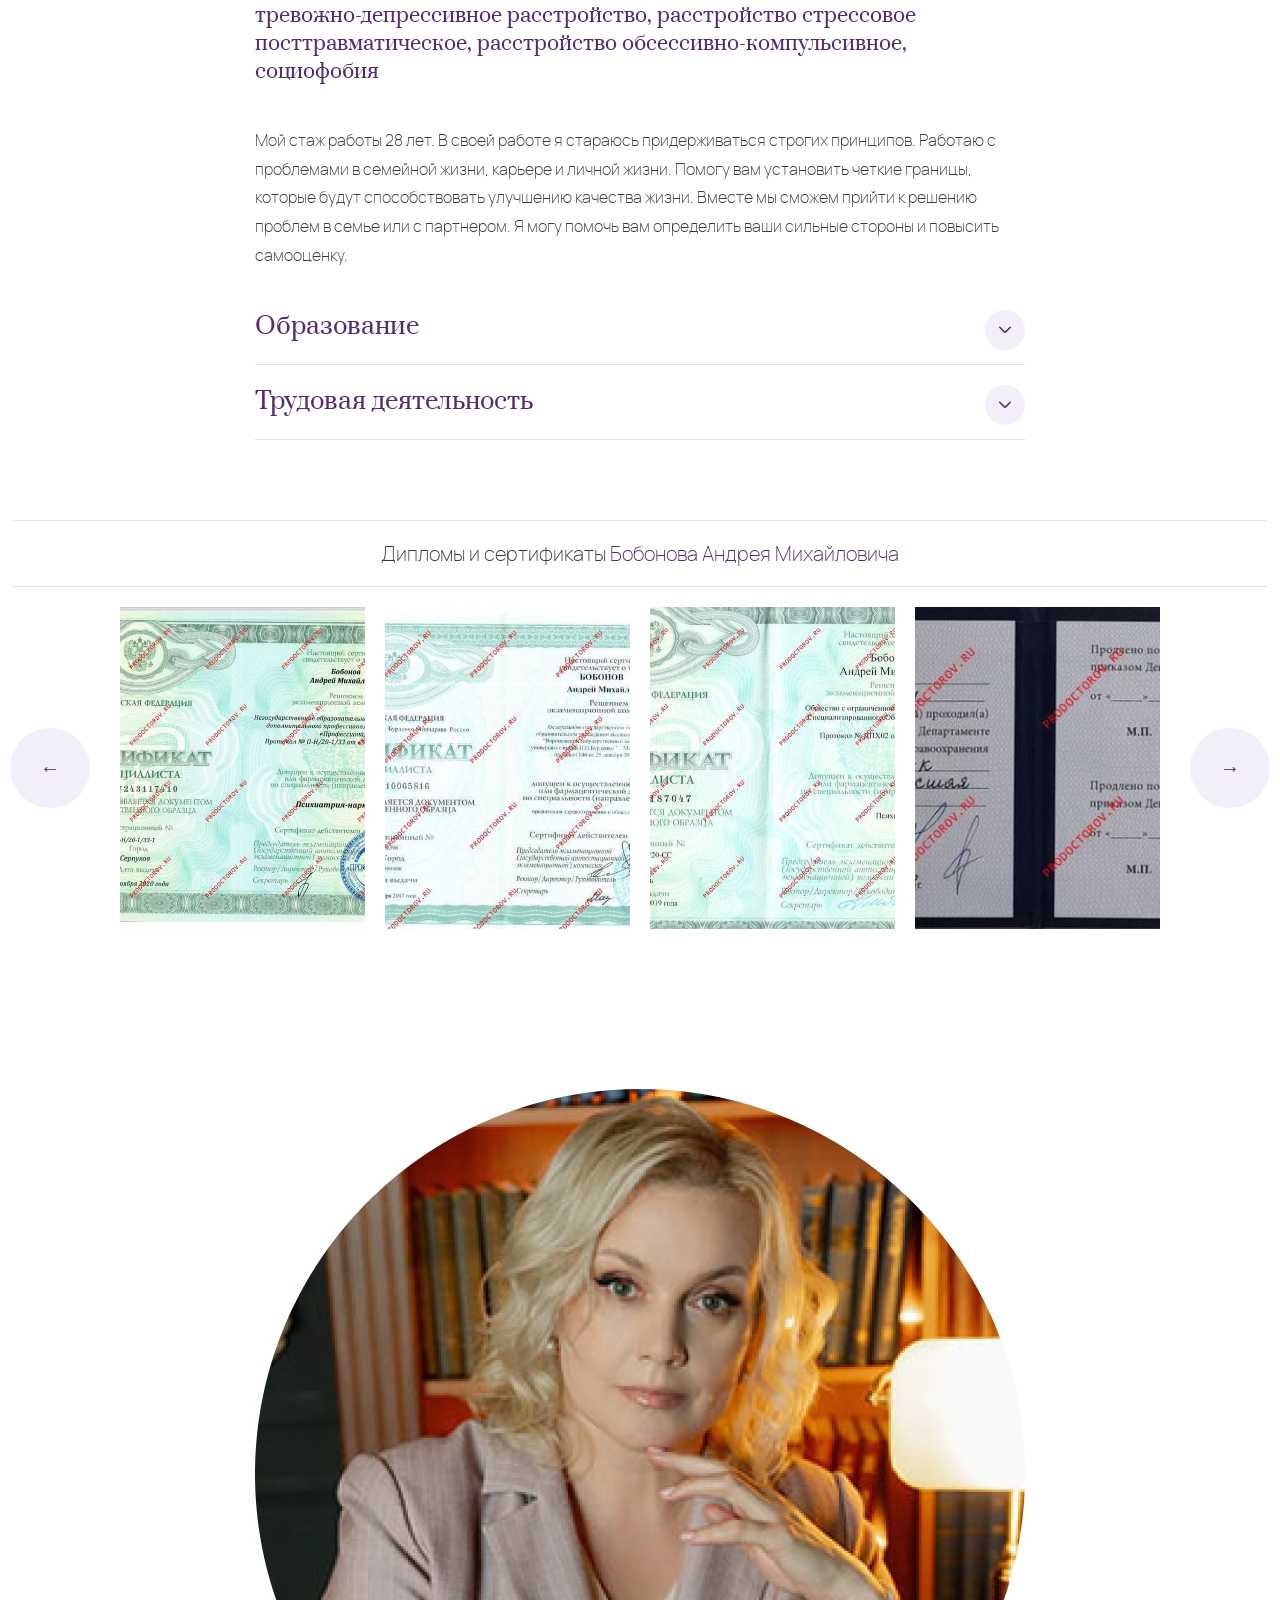
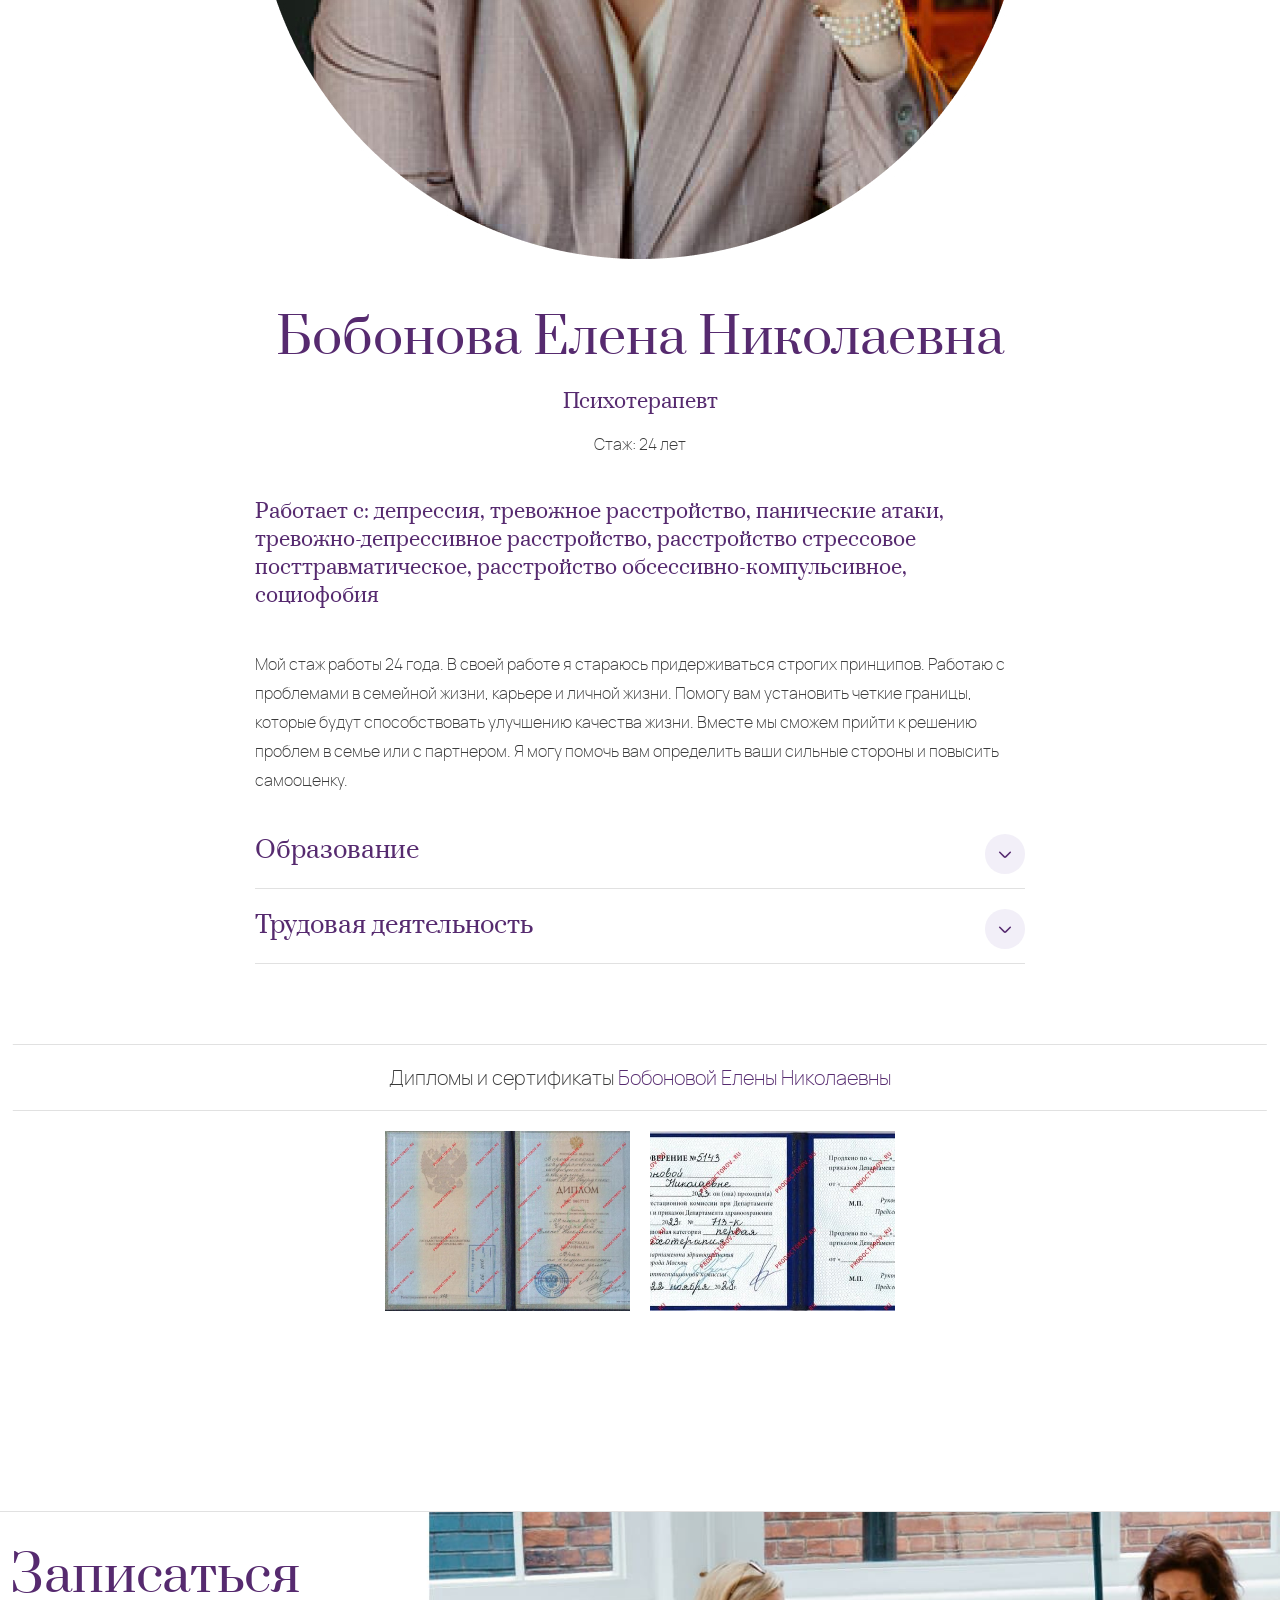
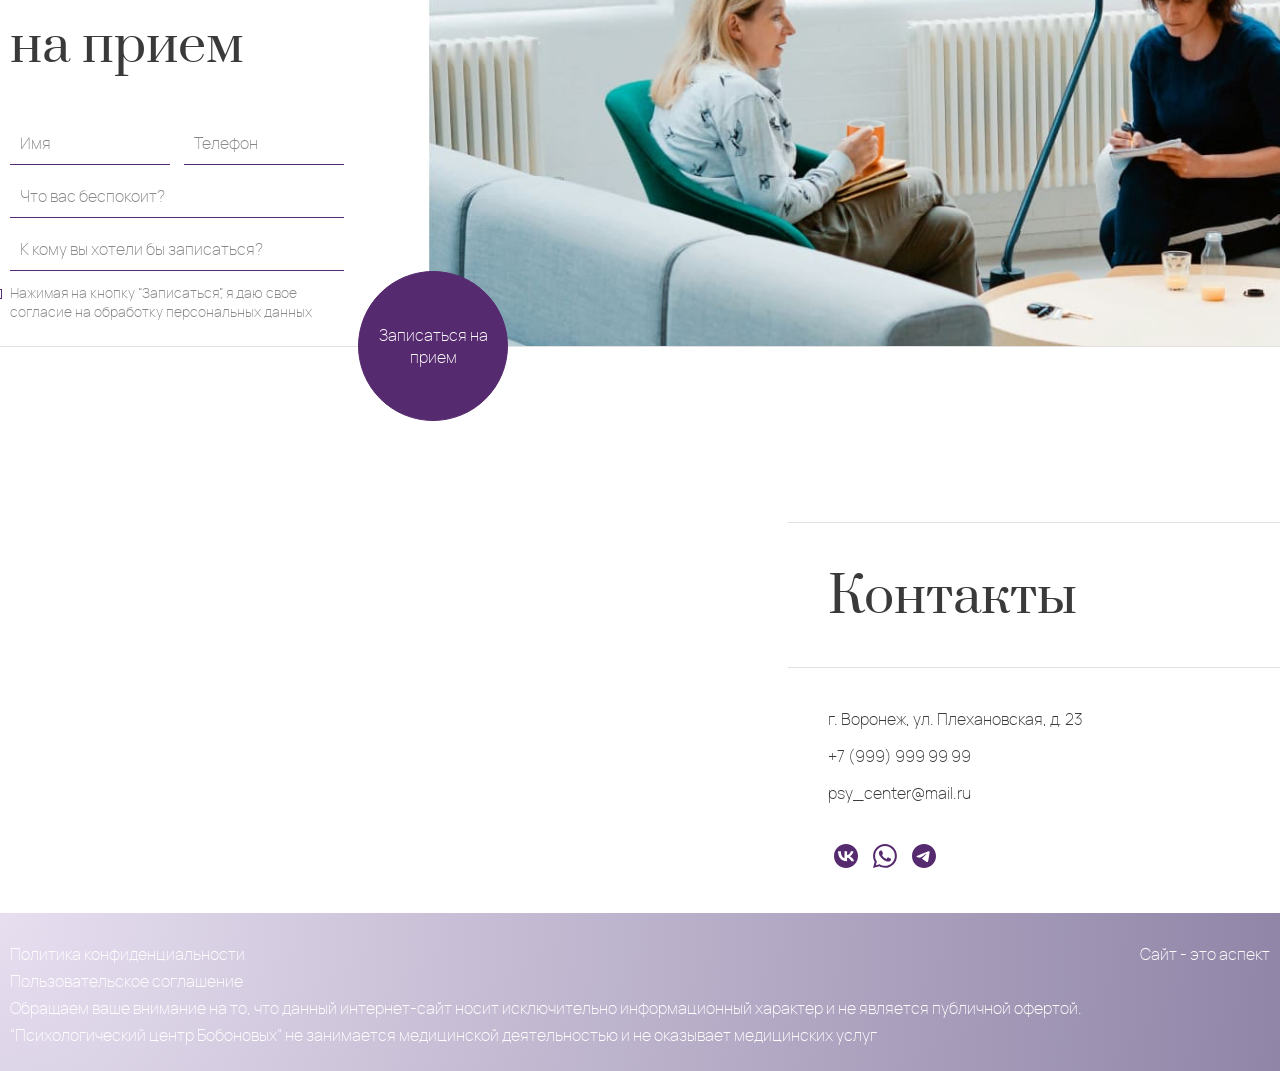
<file: bobonov/specialist.html>
<!DOCTYPE html>
<html lang="ru">
	<head>
		<title>Специалисты</title>
		<meta http-equiv="Content-Type" content="text/html; charset=utf-8">
		<meta name="robots" content="noindex" />
		<meta name="viewport" content="width=device-width, initial-scale=1.0">
		<link rel="stylesheet" type="text/css" href="css/reset.css" >
		<link rel="stylesheet" type="text/css" href="css/slick.css" >
		<link rel="stylesheet" type="text/css" href="css/slick-theme.css" >
		<link rel="stylesheet" type="text/css" href="css/jquery.fancybox.min.css" >
		<link rel="stylesheet" type="text/css" href="style.css" >
		<link rel="shortcut icon" href="img/fav.png">
		<script  src="js/jquery-3.7.1.min.js"></script>
		<script  src="js/jquery.fancybox.min.js"></script>
		<script  src="js/slick.min.js"></script>
		<script  src="js/scripts.js"></script>
	</head>
<body>
	<header class="header">
		<div class="container header-top">
			<a href="" class="logo">Психологический центр<br> Бобоновых</a>
			<div class="header-right">
				<a href="tel:+79009009090" class="tel">+7 (900) 900-90-90</a>
				<div class="social">
					<a href=""><svg><use xlink:href="#vk" /></svg></a>
					<a href=""><svg><use xlink:href="#wt" /></svg></a>
					<a href=""><svg><use xlink:href="#tg" /></svg></a>
				</div>
				<a data-fancybox data-src="#popup" href="javascript:;" class="btn">Записаться</a>
			</div>
			<div class="b-toggle">
				<span></span>
				<span></span>
				<span></span>
			</div>
		</div>
		<nav class="main-menu">				
			<ul class="menu container">
				<li><a href="#about">О центре</a></li>
				<li><a href="#specialists">Специалисты</a></li>
				<li><a href="#faq">Вопросы</a></li>
				<li><a href="#reviews">Отзывы</a></li>
				<li><a href="#price">Прайс</a></li>
				<li><a href="#contacts">Контакты</a></li>
			</ul>
			<div class="mobile-contacts">
				<a href="tel:+79009009090" class="tel">+7 (900) 900-90-90</a>
				<div class="social">
					<a href=""><svg><use xlink:href="#vk" /></svg></a>
					<a href=""><svg><use xlink:href="#wt" /></svg></a>
					<a href=""><svg><use xlink:href="#tg" /></svg></a>
				</div>
				<a data-fancybox data-src="#popup" href="javascript:;" class="btn-lilac">Записаться</a>
			</div>
		</nav>
		
	</header>
	<div class="s-top oter_top">
		<div class="container">
			<p class="h1"><span class="lilac">Специалисты</span></p>	
			<div class="bread">
				<span>
					<a href="/"><span><svg width="16" height="16" viewBox="0 0 16 16" fill="none" xmlns="http://www.w3.org/2000/svg"><g clip-path="url(#clip0_2006_569)"><path d="M14.6667 3.816V1.33333C14.6667 0.965335 14.3687 0.666668 14 0.666668C13.6313 0.666668 13.3333 0.965335 13.3333 1.33333V2.91067L9.86467 0.570002C8.732 -0.193998 7.268 -0.193998 6.13533 0.570002L1.46867 3.71934C0.549333 4.34 0 5.37267 0 6.48267V12.6667C0 14.5047 1.49533 16 3.33333 16H5.33333C5.702 16 6 15.7013 6 15.3333V10C6 9.63267 6.29867 9.33334 6.66667 9.33334H9.33333C9.70133 9.33334 10 9.63267 10 10V15.3333C10 15.7013 10.298 16 10.6667 16H12.6667C14.5047 16 16 14.5047 16 12.6667V6.48267C16 5.42867 15.504 4.444 14.6667 3.816ZM14.6667 12.6667C14.6667 13.7693 13.7693 14.6667 12.6667 14.6667H11.3333V10C11.3333 8.89734 10.436 8 9.33333 8H6.66667C5.564 8 4.66667 8.89734 4.66667 10V14.6667H3.33333C2.23067 14.6667 1.33333 13.7693 1.33333 12.6667V6.48267C1.33333 5.81667 1.66267 5.19667 2.21467 4.82467L6.88133 1.67533C7.56133 1.21667 8.43867 1.21667 9.118 1.67533L13.7847 4.82467C14.3367 5.19667 14.666 5.81667 14.666 6.48267L14.6667 12.6667Z" fill="white"/></g><defs><clipPath id="clip0_2006_569"><rect width="16" height="16" fill="white"/></clipPath></defs></svg></span></a>
					<span class="divider">></span>
					<span class="kb_title">Специалисты</span>
				</span>
			</div>
		</div>
	</div>

	<div class="s_specialist">
		<div class="container">
			<div class="specialist">
				<div class="s_specialist_inner">
					<div class="specialist_foto"><img src="img/nd_img/alexander-lunyov-H3xUEcK8F5A-unsplash.jpg" alt="Бобонов Андрей Михайлович"></div>
					<div class="spec-info">
						<p class="lilac h1 text-center name">Бобонов Андрей Михайлович</p>
						<p class="text-center lilac level">Психотерапевт, клинический психолог</p>
						<p class="text-center stazh">Стаж: 28 лет</p>
						<p class="lilac specializations">Работает с: депрессия, тревожное расстройство,  панические атаки, тревожно-депрессивное расстройство, расстройство стрессовое посттравматическое, расстройство обсессивно-компульсивное, социофобия</p>
						<p>Мой стаж работы 28 лет. В своей работе я стараюсь придерживаться строгих принципов. Работаю с проблемами в семейной жизни, карьере и личной жизни. Помогу вам установить четкие границы, которые будут способствовать улучшению качества жизни. Вместе мы сможем прийти к решению проблем в семье или с партнером. Я могу помочь вам определить ваши сильные стороны и повысить самооценку.</p>
						<div class="b-accordion">
							<div>
								<p class="h3 lilac">Образование</p>
								<div class="acc-text" style="display: none;">
									<ul>
										<li>2002 г. Воронежский Государственный Медицинский Университет им. Н.Н. Бурденко (психотерапия). Циклы переподготовки</li>
										<li>2001 г. Воронежский Государственный Медицинский Университет им. Н.Н. Бурденко (психиатрия-наркология). Циклы переподготовки</li>
										<li>2000 г. Воронежский Государственный Медицинский Университет им. Н.Н. Бурденко (психиатрия). Циклы переподготовки</li>
										<li>1999 г. Воронежский Государственный Медицинский Университет им. Н.Н. Бурденко (анестезиология-реаниматология). Циклы переподготовки</li>
										<li>1997 г. Воронежский Государственный Медицинский Университет им. Н.Н. Бурденко (терапия). Интернатура</li>
										<li>1996 г. Воронежский Государственный Медицинский Университет им. Н.Н. Бурденко (лечебное дело). Базовое образование</li>
									</ul>
								</div>
							</div>
							<div>
								<p class="h3 lilac">Трудовая деятельность</p>
								<div class="acc-text" style="display: none;">
									<ul>
										<li>2023 — н. в. «Центр Современной Педиатрии». Врач-психиатр, психотерапевт</li>
										<li>2021 — 2023. клиника «На Театральной». Врач-психотерапевт, врач-психиатр</li>
										<li>2021 — 2023. ООО «Скорая помощь 072». Заместитель главного врача, психиатр, психотерапевт</li>
										<li>2020 — н. в. Санкт-Петербург, Научно-Клинический Центр «Карповка». Главный врач, психиатр, психотерапевт, психиатр-нарколог</li>
										<li>2010 — 2017. ООО «Альтернатива +», Южно-Моравская, 29а. Врач психиатр, психотерапевт, психиатр - нарколог</li>
										<li>2001 — 2017. Медико-психотерапевтический центр, Московский проспект, 6. Врач психотерапевт, психиатр - нарколог</li>
										<li>1997 — 2007. БУЗ ВО «ГКБСМП №1», Проспект Патриотов, 23. Врач психиатр - нарколог, врач анестезиолог-реаниматолог ПИТ</li>
									</ul>
								</div>
							</div>
						</div>
					</div>
				</div>
				<div class="text-center title-certificats"><p>Дипломы и сертификаты <span class="lilac">Бобонова Андрея Михайловича</span></p></div>
				<div class="certificats">
					<a href="img/cert1.jpg" data-fancybox="gallery"><img src="img/cert1.jpg" alt="certificat"></a>
					<a href="img/cert2.jpg" data-fancybox="gallery"><img src="img/cert2.jpg" alt="certificat"></a>
					<a href="img/cert3.jpg" data-fancybox="gallery"><img src="img/cert3.jpg" alt="certificat"></a>
					<a href="img/cert4.jpg" data-fancybox="gallery"><img src="img/cert4.jpg" alt="certificat"></a>
					<a href="img/cert5.jpg" data-fancybox="gallery"><img src="img/cert5.jpg" alt="certificat"></a>
					<a href="img/cert6.jpg" data-fancybox="gallery"><img src="img/cert6.jpg" alt="certificat"></a>
					<a href="img/cert7.jpg" data-fancybox="gallery"><img src="img/cert7.jpg" alt="certificat"></a>
					<a href="img/cert8.jpg" data-fancybox="gallery"><img src="img/cert8.jpg" alt="certificat"></a>
					<a href="img/cert9.jpg" data-fancybox="gallery"><img src="img/cert9.jpg" alt="certificat"></a>
					<a href="img/cert10.jpg" data-fancybox="gallery"><img src="img/cert10.jpg" alt="certificat"></a>
					<a href="img/cert11.jpg" data-fancybox="gallery"><img src="img/cert11.jpg" alt="certificat"></a>
					<a href="img/cert12.jpg" data-fancybox="gallery"><img src="img/cert12.jpg" alt="certificat"></a>
				</div>
			</div>



			<div class="specialist">
				<div class="s_specialist_inner">
					<div class="specialist_foto"><img src="img/nd_img/alexander-lunyov-H3xUEcK8F5A-unsplash(1).jpg" alt="Бобонова Елена Николаевна"></div>
					<div class="spec-info">
						<p class="lilac h1 text-center name">Бобонова Елена Николаевна</p>
						<p class="text-center lilac level">Психотерапевт</p>
						<p class="text-center stazh">Стаж: 24 лет</p>
						<p class="lilac specializations">Работает с: депрессия, тревожное расстройство,  панические атаки, тревожно-депрессивное расстройство, расстройство стрессовое посттравматическое, расстройство обсессивно-компульсивное, социофобия</p>
						<p>Мой стаж работы 24 года. В своей работе я стараюсь придерживаться строгих принципов. Работаю с проблемами в семейной жизни, карьере и личной жизни. Помогу вам установить четкие границы, которые будут способствовать улучшению качества жизни. Вместе мы сможем прийти к решению проблем в семье или с партнером. Я могу помочь вам определить ваши сильные стороны и повысить самооценку.</p>
						<div class="b-accordion">
							<div>
								<p class="h3 lilac">Образование</p>
								<div class="acc-text" style="display: none;">
									<ul>
										<li>2020 г. Центр специализированного образования "Проф-Ресурс" (Психология). Базовое образование</li>
										<li>2019 г. Центр специализированного образования "Проф-Ресурс" (Психотерапия). Циклы переподготовки</li>
										<li>2019 г. Центр специализированного образования "Проф-Ресурс" (Психиатрия). Циклы переподготовки</li>
										<li>2010 г. Воронежский государственный университет (МВА). Базовое образование</li>
										<li>2001 г. Воронежская государственная медицинская академия им. Н.Н. Бурденко (психиатрия-наркология). Интернатура</li>
										<li>2000 г. Воронежская государственная медицинская академия им. Н.Н. Бурденко (лечебное дело). Базовое образование</li>
									</ul>
								</div>
							</div>
							<div>
								<p class="h3 lilac">Трудовая деятельность</p>
								<div class="acc-text" style="display: none;">
									<ul>
										<li>2023 — н. в. Центр Современной Педиатрии. Врач-психотерапевт, врач-психиатр</li>
										<li>2021 — 2023. Клиника «На Театральной». Врач-психотерапевт</li>
										<li>2018 — 2022. ВГУ. Преподаватель психологии</li>
										<li>2008 — 2021. Частная практика. Фриланс</li>
										<li>2004 — 2007. Больница скорой медицинской помощи N1. Врач-психиатр-нарколог</li>
										<li>2000 — 2004. Воронежский областной наркологический диспансер. Врач-психиатр-нарколог</li>
									</ul>
								</div>
							</div>
						</div>
					</div>
				</div>
				<div class="text-center title-certificats"><p>Дипломы и сертификаты <span class="lilac">Бобоновой Елены Николаевны</span></p></div>
				<div class="certificats">
					<a href="img/cert13.jpg" data-fancybox="gallery2"><img src="img/cert13.jpg" alt="certificat"></a>
					<a href="img/cert14.jpg" data-fancybox="gallery2"><img src="img/cert14.jpg" alt="certificat"></a>
				</div>
			</div>
		</div>
	</div>
	<div class="s-feedback" id="feedback">
		<div class="container">
			<div class="b-feedback">
				<p class="h1"><span class="lilac">Записаться</span> на прием</p>
				<form id="feedback-form" action="/" method="POST">
					<div class="form-flex">
						<p><input type="text" required name="name" class="input-text" placeholder="Имя"></p>
						<p><input type="tel" required name="phone" class="input-text" placeholder="Телефон"></p>
					</div>
					<textarea name="comment" class="input-text" placeholder="Что вас беспокоит?"></textarea>
					<input type="text" name="docs" class="input-text" placeholder="К кому вы хотели бы записаться?">					
					<label class="input-label">
						<input type="checkbox" class="input-check" name="check">
						<span>Нажимая на кнопку “Записаться”, я даю свое согласие на обработку персональных данных</span>
					</label>
					<input type="submit" class="btn-round" value="Записаться на прием">
					<!-- <input type="hidden" name="recaptcha_response" id="recaptchaResponse"> -->
				</form>
			</div>			
		</div>
	</div>
	<div class="s-contacts" id="contacts">
		<div class="b-map">
			<script  async src="https://api-maps.yandex.ru/services/constructor/1.0/js/?um=constructor%3Aeead665b528ef09ee1b035d2cc04a164305be4b4dbd820c63719ce7fcb5d59c5&amp;width=100%25&amp;height=400&amp;lang=ru_RU&amp;scroll=true"></script>
		</div>		
		<div class="b-contacts">
			<p class="h1">Контакты</p>
			<p class="contacts-info">г. Воронеж, ул. Плехановская, д. 23</p>
			<p class="contacts-info"><a href="tel:+79999999999">+7 (999) 999 99 99</a></p>
			<p class="contacts-info"><a href="mailto:psy_center@mail.ru">psy_center@mail.ru</a></p>
			<div class="social">
				<a href=""><svg> <use xlink:href="#vk" /></svg></a>
				<a href=""><svg> <use xlink:href="#wt" /></svg></a>
				<a href=""><svg> <use xlink:href="#tg" /></svg></a>
			</div>
		</div>
	</div>
	<footer class="b-footer">
		<div class="container">
			<a href="">Политика конфиденциальности</a>
			<a href="">Пользовательское соглашение</a>
			<p>Обращаем ваше внимание на то, что данный интернет-сайт носит исключительно информационный характер и не является публичной офертой.</p>
			<p>“Психологический центр Бобоновых” не занимается медицинской деятельностью и не оказывает медицинских услуг </p>
			<a href="https://vzh.ru" class="vzh" target="_blank">Сайт - это аспект</a>
		</div>
	</footer>

	<svg style="display: none">
		<symbol id="vk">
			<path fill-rule="evenodd" clip-rule="evenodd" d="M12 24C18.627 24 24 18.6274 24 12C24 5.37259 18.627 0 12 0C5.37305 0 0 5.37259 0 12C0 18.6274 5.37305 24 12 24ZM12.7705 17.29C7.2998 17.29 4.17969 13.54 4.0498 7.30005H6.79004C6.87988 11.88 8.90039 13.82 10.5 14.2201V7.30005H13.0801V11.2501C14.6602 11.08 16.3203 9.28006 16.8799 7.30005H19.46C19.0303 9.74005 17.2295 11.54 15.9502 12.2801C17.2295 12.88 19.2803 14.45 20.0596 17.29H17.2197C16.6104 15.39 15.0898 13.92 13.0801 13.7201V17.29H12.7705Z" />
		</symbol>
		<symbol id="wt">
			<path d="M0 24L1.687 17.837C0.645998 16.033 0.0989998 13.988 0.0999998 11.891C0.103 5.33502 5.43799 3.05176e-05 11.993 3.05176e-05C15.174 0.00103052 18.16 1.24003 20.406 3.48802C22.6509 5.73602 23.8869 8.72401 23.8859 11.902C23.8829 18.459 18.548 23.794 11.993 23.794C10.003 23.793 8.04198 23.294 6.30499 22.346L0 24ZM6.59698 20.193C8.27298 21.188 9.87298 21.784 11.989 21.785C17.437 21.785 21.875 17.351 21.878 11.9C21.88 6.43802 17.463 2.01003 11.997 2.00803C6.54498 2.00803 2.11 6.44202 2.108 11.892C2.107 14.117 2.75899 15.783 3.85399 17.526L2.85499 21.174L6.59698 20.193ZM17.984 14.729C17.91 14.605 17.712 14.531 17.414 14.382C17.117 14.233 15.656 13.514 15.383 13.415C15.111 13.316 14.913 13.266 14.714 13.564C14.516 13.861 13.946 14.531 13.773 14.729C13.6 14.927 13.426 14.952 13.129 14.803C12.832 14.654 11.874 14.341 10.739 13.328C9.85598 12.54 9.25898 11.567 9.08598 11.269C8.91298 10.972 9.06798 10.811 9.21598 10.663C9.34998 10.53 9.51298 10.316 9.66198 10.142C9.81298 9.97001 9.86198 9.84601 9.96198 9.64701C10.061 9.44901 10.012 9.27501 9.93698 9.12601C9.86198 8.97801 9.26798 7.51501 9.02098 6.92002C8.77898 6.34102 8.53398 6.41902 8.35198 6.41002L7.78198 6.40002C7.58398 6.40002 7.26198 6.47402 6.98998 6.77202C6.71798 7.07001 5.94999 7.78801 5.94999 9.25101C5.94999 10.714 7.01498 12.127 7.16298 12.325C7.31198 12.523 9.25798 15.525 12.239 16.812C12.948 17.118 13.502 17.301 13.933 17.438C14.645 17.664 15.293 17.632 15.805 17.556C16.376 17.471 17.563 16.837 17.811 16.143C18.059 15.448 18.059 14.853 17.984 14.729Z" />
		</symbol>
		<symbol id="tg">
			<g clip-path="url(#clip0_61_12)">
			<path fill-rule="evenodd" clip-rule="evenodd" d="M24 12C24 18.6274 18.6274 24 12 24C5.37258 24 0 18.6274 0 12C0 5.37258 5.37258 0 12 0C18.6274 0 24 5.37258 24 12ZM12.43 8.85893C11.2628 9.3444 8.93013 10.3492 5.43188 11.8733C4.86382 12.0992 4.56625 12.3202 4.53916 12.5363C4.49337 12.9015 4.9507 13.0453 5.57346 13.2411C5.65817 13.2678 5.74594 13.2954 5.83593 13.3246C6.44863 13.5238 7.27281 13.7568 7.70128 13.766C8.08993 13.7744 8.52372 13.6142 9.00263 13.2853C12.2711 11.079 13.9584 9.96381 14.0643 9.93977C14.139 9.92281 14.2426 9.90148 14.3128 9.96385C14.3829 10.0262 14.376 10.1443 14.3686 10.176C14.3233 10.3691 12.5281 12.0381 11.5991 12.9018C11.3095 13.171 11.1041 13.362 11.0621 13.4056C10.968 13.5033 10.8721 13.5958 10.78 13.6846C10.2108 14.2333 9.7839 14.6448 10.8036 15.3168C11.2936 15.6397 11.6858 15.9067 12.0769 16.1731C12.5042 16.4641 12.9303 16.7543 13.4816 17.1157C13.6221 17.2077 13.7562 17.3034 13.8869 17.3965C14.3841 17.751 14.8307 18.0694 15.3826 18.0186C15.7032 17.9891 16.0345 17.6876 16.2027 16.7884C16.6002 14.6631 17.3816 10.0585 17.5622 8.16097C17.578 7.99473 17.5581 7.78197 17.5421 7.68858C17.5262 7.59518 17.4928 7.46211 17.3714 7.3636C17.2276 7.24694 17.0056 7.22234 16.9064 7.22408C16.455 7.23204 15.7625 7.47282 12.43 8.85893Z" />
			</g>
			<defs>
			<clipPath id="clip0_61_12">
			<rect width="24" height="24" fill="white"/>
			</clipPath>
			</defs>
		</symbol>
	</svg>
	<div class="popup" id="popup">
		<p class="text-center h2 lilac">Запись на прием</p>
		<form id="popup-form" action="/" method="POST">
			<div class="form-flex">
				<p><input type="text" required name="name" class="input-text" placeholder="Имя"></p>
				<p><input type="tel" required name="phone" class="input-text" placeholder="Телефон"></p>
			</div>
			<textarea name="comment" class="input-text" placeholder="Что вас беспокоит?"></textarea>
			<input type="text" name="docs" class="input-text" placeholder="К кому вы хотели бы записаться?">					
			<label class="input-label">
				<input type="checkbox" class="input-check" name="check">
				<span>Нажимая на кнопку “Записаться”, я даю свое согласие на обработку персональных данных</span>
			</label>
			<div class="text-center">
				<input type="submit" class="btn-lilac" value="Записаться на прием">
			</div>
			<!-- <input type="hidden" name="recaptcha_response" id="recaptchaResponse"> -->
		</form>
	</div>
</body>
</html>
</file>
<file: bobonov/style.css>
/* Theme Name: Bobonov */
@font-face {
    font-family: 'prata';
    src: url('fonts/prata-regular-webfont.woff2') format('woff2'),
         url('fonts/prata-regular-webfont.woff') format('woff'),
         url('fonts/prata-regular-webfont.ttf') format('truetype');
    font-weight: normal;
    font-style: normal;
}
@font-face {
    font-family: 'manrope';
    src: url('fonts/manrope-webfont.woff2') format('woff2'),
         url('fonts/manrope-webfont.woff') format('woff'),
         url('fonts/manrope-webfont.ttf') format('truetype');
    font-weight: normal;
    font-style: normal;
}
*, *:before, *:after {
    -webkit-box-sizing: border-box;
    box-sizing: border-box;
    margin: 0;
    padding: 0;
}
html {
    width: 100%;
}

body {
    font-size: 16px;
    line-height: normal;
    font-family: 'manrope', sans-serif;
    padding: 0;
    margin: 0;
    -webkit-font-smoothing: antialiased;
    -moz-osx-font-smoothing: grayscale;
    -webkit-text-size-adjust: 100%;
    color: #3A3A3A;
    background: #fff;
    font-weight: 400;
    width: 100%;
}
.clearfix {
    clear: both;
}

.container {

    margin: 0 auto;
    position: relative;
    padding-left: 10px;
    padding-right: 10px;
    max-width: 1600px;
}

a {
    color: #3A3A3A;
    text-decoration: none;
	-webkit-transition: all 0.5s ease;
	-o-transition: all 0.5s ease;
	transition: all 0.5s ease;
}

a:hover {
    text-decoration: none;
	color: #562A6F;
}

/* .alignleft
{
	float: left;
	margin: 0 15px 30px 0;
}
.alignright
{
	float: right;
	margin: 0 0 30px 15px; 
} */

.content_container img {max-width: 100%;max-height: 100%;width: auto;height: auto}
.content_container img.attachment-post-thumbnail {display: block;margin: 0 auto 30px;}
.content_container img.alignright {float: right;margin: 0 0 1em 1em;}
.content_container img.alignleft {float: left;margin: 0 1em 1em 0;}
.content_container img.aligncenter {display: block;margin-left: auto;margin-right: auto;}

@media screen and (max-width:650px) {.content_container img.alignright,.content_container img.alignleft,.content_container img.aligncenter {display: block;float: none;margin: 0 auto 10px;max-width: 100%;}}

.d-center {
    display: block;
    margin: 0 auto 105px;
}

/* основные настройки для текста и кнопок ---------------------------------*/
.text-center {
    text-align: center;
}

.text-right {
    text-align: right;
}

.text-uppercase {
    text-transform: uppercase;
}

h1, .h1, h2, .h2, h3, .h3, h4, .h4, h5, .h5, h6, .h6
{
	font-family: prata, serif;
	font-weight: 400;
}
h1, .h1
{
	font-size: 50px;
	line-height: 1.4;
}
h2, .h2
{
	font-size: 32px;
}
h3, .h3
{
	font-size: 24px;
}
h4, .h4 {
	font-size: 16px;
}
h5, .h5, h6, .h6 {
	font-size: 16px;
}
@media (max-width: 992px) {
	h1, .h1 {
		font-size: 40px;
	}
	h2, .h2 {
		font-size: 28px;
	}
	h3, .h3 {
		font-size: 22px;
	}
}
@media (max-width: 767px)
{
	h1, .h1 {font-size: 26px;}
	h2, .h2 {font-size: 24px;}
	h3, .h3 {font-size: 20px;}
}
.m-red {
	color: #AA2938;
}
img {
	max-width: 100%;
}
.wrapper {
	overflow: hidden;
}
.header {
	position: absolute;
	left: 0;
	top: 0;
	width: 100%;
	-webkit-transition: all 0.5s ease;
	-o-transition: all 0.5s ease;
	transition: all 0.5s ease;
	z-index: 10;
}
.header.fixed {
	position: fixed;
}
.header a {
	color: #fff;
	display: inline-block;
	position: relative;
}
.bread a::before,.header a.tel::before,.main-menu a::before {
	content: "";
	width: 0;
	height: 1px;
	position: absolute;
	left: 0;
	bottom: 0;
	-webkit-transition: width 0.5s ease;
	-o-transition: width 0.5s ease;
	transition: width 0.5s ease;
	background: #fff;
}
.bread a:hover::before,.header a.tel:hover::before,.main-menu li:hover>a::before,.sub-menu>li:hover>a::before {
	width: 100%;
}
.logo {
	font-size: 20px;
	font-family: prata;
	line-height: 1.4;
}
.header-top {
	display: -webkit-box;
	display: -ms-flexbox;
	display: flex;
	-webkit-box-pack: justify;
	    -ms-flex-pack: justify;
	        justify-content: space-between;	
	-webkit-box-align: center;	
	    -ms-flex-align: center;	
	        align-items: center;
	padding-top: 11px;
	padding-bottom: 11px;
	-webkit-transition: all 0.5s ease;
	-o-transition: all 0.5s ease;
	transition: all 0.5s ease;
}
.header.fixed .header-top {
	display: none;
}
.header-right .tel {
	font-size: 20px;
}
.header-right .social {
	display: inline-block;
	vertical-align: middle;
	margin: 0 30px 0 10px;
}
.social a  {
	margin: 0 6px;
	display: inline-block;
}
.social a svg {
	
	width: 24px;
	height: 24px;
}
.header-right .social a:before {
	content: none;
}
.header-right .social a svg {
	fill: #fff;
}
.header-right .social a:hover svg {
	fill: #562A6F;
}

.header a.btn
{
	background: #fff;
	color: #562A6F;
	padding: 10px 30px;
	display: inline-block;
	-webkit-transition: all 0.5s ease;
	-o-transition: all 0.5s ease;
	transition: all 0.5s ease;
}
.header a.btn:hover
{
	background: #562A6F;
	color: #fff;
}
.main-menu
{
	border-bottom: 1px solid rgba(255,255,255,0.5);
	border-top: 1px solid rgba(255,255,255,0.5);
	padding: 13px 0;
	-webkit-transition: all 0.5s ease;
	-o-transition: all 0.5s ease;
	transition: all 0.5s ease;
	z-index: 10;
	position: relative;
}
.header.fixed .main-menu
{
	background: #fff;
	border-bottom: 1px solid #562A6F;
}
.header.fixed .main-menu a:not(.main-menu .mobile-contacts>.btn-lilac)
{
	color: #562A6F;
}

.b-toggle
{
	display: none;
	position: relative;
	z-index: 20;
}
.b-toggle span
{
	display: block;
	width: 24px;
	height: 2px;
	background: #fff;
	margin: 5px 0;
	position: relative;
	-webkit-transition: all 0.5s ease;
	-o-transition: all 0.5s ease;
	transition: all 0.5s ease;
}
.b-toggle.active span
{
	background: #562A6F;
}
.b-toggle.active span:first-child
{
	-webkit-transform: rotate(45deg);
	    -ms-transform: rotate(45deg);
	        transform: rotate(45deg);
	margin: 5px 0 -2px;
}
.b-toggle.active span:nth-child(2)
{
	display: none;
}
.b-toggle.active span:last-child
{
	-webkit-transform: rotate(-45deg);
	    -ms-transform: rotate(-45deg);
	        transform: rotate(-45deg);
	margin: -2px 0 5px;
}
.main-menu .menu
{
	text-align: center;
	list-style: none;
}
.main-menu .menu li
{
	display: inline-block;
	margin: 0 50px;
}
.main-menu .menu a
{
	display: inline-block;	
}
.main-menu .menu a:first-child
{
	margin-left: 0;
}
.main-menu .menu a:last-child
{
	margin-right: 0;
}
.header.fixed .main-menu a:before
{
	background: #562A6F;
}
.mobile-contacts
{
	display: none;
}
.s-top
{
	background: url(img/top_bg.jpg) no-repeat center top;
	padding-top: 250px;
	position: relative;
	z-index: 5;
}
.s-top h1
{
	color: #fff;
	margin-bottom: 25px;
	line-height: 1.4;
}
.s-top h1 span
{
	display: block;
	margin-bottom: 5px;
}
.lilac
{
	color: #562A6F;
}
.main-contacts
{
	color: rgba(255,255,255,.5);
	margin-bottom: 20px;
}
.main-contacts p
{
	display: inline-block;
}
.main-contacts p:not(:last-child)
{
	margin-right: 100px;
}
.main-contacts p a
{
	display: block;
	color: #fff;
	font-size: 20px;
}
.main-contacts p a:hover
{
	color: #562A6F;
}
.s-top .social a svg
{
	fill: #fff;
}
.s-top .social a:hover svg
{
	fill: #562A6F;
}
.s-top .garanties
{
	color: #fff;
	background: rgba(255,255,255,.1);
	padding: 42px 0;
	border-bottom: 1px solid #fff;
	border-top: 1px solid #fff;
	margin-top: 105px;
	font-size: 20px;
}
.s-top .garanties .garanties-title
{
	font-family: prata;
	font-size: 30px;
	margin-bottom: 5px;
}
@media (max-width:1200px)
{
	.s-top
	{
		background-image: url(img/top_bg_m.jpg);
	}
	.main-menu .menu li
	{
		margin: 0 30px;
	}
}
@media (max-width: 992px)
{
	.bread a:hover::before,.header a.tel:hover::before,.main-menu li:hover>a::before,.sub-menu>li:hover>a::before {
		width: 0;
	}
	.header
	{
		border-bottom: 1px solid rgba(255,255,255,0.5);
	}
	.header-top .header-right
	{
		display: none;
	}
	.header.fixed .header-top
	{
		display: -webkit-box;
		display: -ms-flexbox;
		display: flex;
		background: #fff;
		padding-top: 5px;
		padding-bottom: 5px;
		border-bottom: 1px solid #562A6F;
	}
	.header.fixed .logo
	{
		color: #562A6F;
	}
	.b-toggle
	{
		display: block;
	}
	.header.fixed .b-toggle span
	{
		background: #562A6F;
	}
	.main-menu
	{
		display: none;
		background: #fff;
		position: fixed;
		right: 0;
		top: 0;
		padding: 60px 20px 20px;
		min-height: 100vh;	
		z-index: 10;
		flex-direction: column;
		height: 100%;
	}
	.main-menu .menu
	{
		text-align: right;
		overflow-y: auto;
	}
	.main-menu .menu li
	{
		display: block;
		margin: 0 0 20px;
	}
	.main-menu a:not(.btn-lilac)
	{
		color: #562A6F;
	}
	.main-menu .mobile-contacts
	{
		display: block;
		text-align: right;
	}
	.main-menu .mobile-contacts>*
	{
		margin-bottom: 20px;
	}
	.main-menu .mobile-contacts .social svg
	{
		fill: #562A6F
	}
	.s-top
	{
		padding-top: 200px;
	}
	.s-top .garanties
	{
		font-size: 18px;
		padding: 30px 0;
		margin-top: 70px;
	}
	.s-top .garanties .garanties-title
	{
		font-size: 26px;
	}
}
@media (max-width: 480px)
{
	.logo {
		font-size: 18px;
	}
	.s-top
	{
		padding-top: 150px;
	}
	.s-top .garanties
	{
		font-size: 16px;
		padding: 20px 0;
		margin-top: 40px;
	}
	.s-top .garanties .garanties-title
	{
		font-size: 22px;
	}
}
/*about------------------------------------------*/
.s-about
{
	padding: 95px 0 0;
	position: relative;
}
.s-about .container .h1
{
	max-width: 800px;
	margin: 5px auto 40px;
}
.b-about
{
	display: -webkit-box;
	display: -ms-flexbox;
	display: flex;
}
.b-about .img-about
{
	width: 38%;
	-ms-flex-negative: 0;
	    flex-shrink: 0;
	margin-right: 10%;
}
.b-about .img-about img
{
	border-radius: 50%;
}
.b-about .text-about
{
	margin-top: 30px;
	width: 45%;
}
.b-about .text-about .lilac
{
	font-size: 20px;
	font-family: prata;
	margin-bottom: 40px;
	line-height: 1.3;
}
/* #feedback .wpcf7 .wpcf7-submit, */
#feedback .submit_box>p+p .wpcf7-submit,
.btn-round
{
	display: -webkit-box;
	display: -ms-flexbox;
	display: flex;
	color: #fff;
	background: #562A6F;
	border: 1px solid #562A6F;
	width: 150px;
	height: 150px;
	border-radius: 50%;
	text-align: center;
	-webkit-box-align: center;
	-ms-flex-align: center;
	align-items: center;
}
#feedback .submit_box>p+p .wpcf7-submit {
	white-space: normal;
	transition: all .5s ease;
}
#feedback .wpcf7 .wpcf7-submit:hover,
.btn-round:hover
{
	color: #562A6F;
	background: #fff;
}
.b-about .text-about .btn-round
{
	margin-top: 80px;
}
.s-about .progress
{
	max-width: 1100px;
	margin: 130px auto -92px;
	background: #fff;
	-webkit-box-shadow: 0 0 50px rgba(207,207,207,.5);
	        box-shadow: 0 0 50px rgba(207,207,207,.5);
	padding: 50px 15px;
	display: -webkit-box;
	display: -ms-flexbox;
	display: flex;
}
.s-about .progress>div
{
	-webkit-box-flex: 1;
	    -ms-flex-positive: 1;
	        flex-grow: 1;
	padding: 0 1%;
}
.s-about .progress>div:not(:last-child)
{
	border-right: 1px solid #E1E1E1;
}
.s-about .progress .h1
{
	display: block;
}
@media(max-width: 1300px)
{
	.b-about .img-about
	{
		width: 38%;
		margin-right: 5%;
	}
	.b-about .text-about
	{
		width: auto;
		margin-top: 0;
	}
	.b-about .text-about .lilac
	{
		font-size: 18px;
		margin-bottom: 40px;
	}
	.b-about .text-about .btn-round
	{
		margin-top: 40px;
	}
	.s-about .progress
	{
		margin-top: 60px;
	}
	
}
@media(max-width: 992px)
{
	.s-about
	{
		padding: 60px 0 0;
	}
	.b-about
	{
		-ms-flex-wrap: wrap;
		    flex-wrap: wrap;
		-webkit-box-pack: center;
		    -ms-flex-pack: center;
		        justify-content: center;
	}
	.b-about .img-about
	{
		width: 100%;
		max-width: 250px;
		margin: 0 auto 20px;
	}	
	.b-about .text-about .lilac
	{
		margin-bottom: 20px;
	}
	.b-about .text-about .btn-round
	{
		margin-top: 40px;
	}
	#feedback .submit_box>p+p .wpcf7-submit,
	.btn-round
	{
		width: 120px;
		height: 120px;
	}
	#feedback .submit_box>p+p .wpcf7-submit {
		padding: 0;
	}
	#feedback .submit_box {
		display: block;
	}
	.s-about .progress
	{
		-ms-flex-wrap: wrap;
		    flex-wrap: wrap;
		margin: 20px 10px;
		padding: 0 10px;
	}
	.s-about .progress>div
	{
		width: 100%;
		padding: 20px 0;
	}
	.s-about .progress>div:not(:last-child) {
		
		border-right: 0;
		position: relative;
	}
	.s-about .progress>div:not(:last-child):after
	{
		content: "";
		width: 100px;
		height: 1px;
		background: #E1E1E1;
		position: absolute;
		left: 50%;
		bottom: 0;
		margin-left: -50px;
	}
	.s-about .btn-round
	{
		margin: 20px auto;
	}
}
@media(max-width: 767px)
{
	.s-about
	{
		padding: 40px 0;
	}
	.s-about .container .h1
	{
		margin-bottom: 20px;
	}
	#feedback .submit_box>p+p .wpcf7-submit {
		margin: 0 auto;
	}
}
/*directions---------------------------*/
.s-directions
{
	padding: 155px 0 50px;
	background: -o-radial-gradient(15% 5%, circle farthest-corner, #E7DFF0, #9085A7);
	background: radial-gradient(circle farthest-corner at 15% 5%, #E7DFF0, #9085A7);
}
.s-directions .container
{
	display: -webkit-box;
	display: -ms-flexbox;
	display: flex;
}
.s-directions .h4
{
	margin-bottom: 10px;
}
.s-directions .h1
{
	position: sticky;
	top: 60px;
}
.activities
{
	width: 55%;
	-ms-flex-negative: 0;
	    flex-shrink: 0;
	position: relative;
	margin-top: -40px;
}
.activities:before
{
	content: "";
	width: 1px;
	height: 100%;
	background: -o-linear-gradient(top, transparent 0, #562A6F 14%, #562A6F 85%, transparent 100%);
	background: -webkit-gradient(linear, left top, left bottom, color-stop(0, transparent), color-stop(14%, #562A6F), color-stop(85%, #562A6F), to(transparent));
	background: linear-gradient(to bottom, transparent 0, #562A6F 14%, #562A6F 85%, transparent 100%);
	position: absolute;
	left: 0;
	top: 0;
}
.activities>div
{
	padding: 40px;
	position: relative;
	margin-bottom: 5px;
}
.activities>div:before
{
	content: "";
	width: 7px;
	height: 7px;
	background: #562A6F;
	border-radius: 50%;
	position: absolute;
	top: 50px;
	left: -3px;
}
.activities .lilac
{
	font-size: 24px;
	font-family: prata;
	margin-bottom: 14px;
}
@media (max-width: 992px)
{
	.s-directions
	{
		padding: 50px 0;
	}	
}
@media (max-width: 767px)
{
	.s-directions .container
	{
		-ms-flex-wrap: wrap;
		    flex-wrap: wrap;
	}
	.activities
	{
		max-width: -webkit-max-content;
		max-width: -moz-max-content;
		max-width: max-content;
        margin: 0 auto;
		width: 100%;
	}
}
@media (max-width: 480px)
{
	.activities>div
	{
		padding: 20px;
	}
	
	.activities>div:before
	{
		top: 30px;
	}
}
/*results------------------------*/
.s-results
{
	padding: 65px 0 80px; 
	position: relative;
	overflow: hidden;
}
.results-decor
{
	font-family: prata;
	font-size: 250px;
	color: #F7F6FA;
	position: absolute;
	top: 50%;	
	left: 50%;
	-webkit-transform: translate(-50%, -50%);
	    -ms-transform: translate(-50%, -50%);
	        transform: translate(-50%, -50%);
	z-index: 0;
}
.s-results .h4
{
	margin-bottom: 10px;
}
.s-results .h1
{
	margin-bottom: 100px;
}
.s-results .h1 span
{
	display: block;
}
.b-results
{
	display: table;
	color: #562A6F;
	vertical-align: bottom;
	width: 100%;
	line-height: 1.4;
}
.b-results>div
{
	width: 33.33%;
	padding: 40px 20px 40px 40px;
	display: table-cell;
	vertical-align: bottom;
	/* align-items: end; */
	height: 238px;
	margin-bottom: 10px;
}
.b-results>div:first-child
{
	background: url(img/res.jpg) no-repeat center / cover;
}
.b-results>div:nth-child(2)
{
	background: url(img/res2.jpg) no-repeat center / cover;
}
.b-results>div:last-child
{
	background: url(img/res3.jpg) no-repeat center / cover;
}
.b-results .text-uppercase
{
	display: block;
	width: 100%;
}
@media (max-width: 1200px)
{
	.s-results .h1
	{
		margin-bottom: 50px;
	}	
	.results-decor
	{
		font-size: 200px;
	}
}
@media (max-width: 767px)
{
	.s-results
	{
		padding: 40px 0 60px;
	}
	.results-decor
	{
		font-size: 100px;
	}
	.b-results
	{
		display: block;
		width: 100%;
		max-width: 520px;
		margin: 0 auto;
	}
	.b-results>div
	{
		display: block;
		width: 100%;
		height: auto;
	}
}
@media (max-width: 480px)
{
	.results-decor
	{
		font-size: 50px;
	}
	.b-results>div
	{
		padding: 20px;
	}
}
/*specialists--------------------------------------*/
.s-specialists
{
	padding: 185px 0 40px;	
	/* overflow: hidden; */
	position: relative;
}
.spec-decor
{
	position: absolute;
	width: 100%;
	height: 100%;
	left: 0;
	top: 0;
	overflow: hidden;
}
.spec-decor>div
{
	width: 235%;
	height: 95%;
	background: #fff;
	border-radius: 50%;
	-webkit-box-shadow: 0 0 50px #F2E9F8;
	        box-shadow: 0 0 50px #F2E9F8;
	left: 50%;
	top: 50px;
	-webkit-transform: translateX(-50%);
	    -ms-transform: translateX(-50%);
	        transform: translateX(-50%);
	position: absolute;
}
.s-specialists .h4
{
	margin-bottom: 5px;
}
.s-specialists .h1 span
{
	display: block;
}
.b-specialist
{
	max-width: 1322px;
	display: -webkit-box;
	display: -ms-flexbox;
	display: flex;
	margin: 95px auto 60px;
	position: relative;
	-webkit-box-align: start;
	    -ms-flex-align: start;
	        align-items: flex-start;
}
.b-specialist.spec-2
{
	-webkit-box-orient: horizontal;
	-webkit-box-direction: reverse;
	    -ms-flex-direction: row-reverse;
	        flex-direction: row-reverse;
}
.b-specialist .spec-photo
{
	width: 27%;
	-ms-flex-negative: 0;
	    flex-shrink: 0;
	margin-right: 40px;
	position: sticky;
	top: 60px;
}
.b-specialist .spec-photo .h3
{
	margin: 15px 0;
}
.b-specialist.spec-2 .spec-photo
{
	margin-right: 0;
	margin-left: 40px;
}
.btn-lilac
{
	padding: 10px;
	color: #fff;
	background: #562A6F;
	border: 1px solid #562A6F;
	display: inline-block;
	width: 100%;
	max-width: 288px;
}
.btn-lilac:hover
{
	color: #562A6F;
	background: #fff;
}

.contacts_page input[type="submit"],
#popup input[type="submit"] {
	padding: 10px;
	color: #fff;
	background: #562A6F;
	border: 1px solid #562A6F;
	display: inline-block;
	width: 100%;
	max-width: 288px;
	padding: 10px 76px;
	transition: all .3s ease-in-out;
}
#popup input[type="submit"]+span {
	display: none;
}
.contacts_page input[type="submit"]:hover,
#popup input[type="submit"]:hover {
	color: #562A6F;
	background: #fff;
}

.spec-info p.lilac:not(.h3)
{
	margin: 40px 0;
}
.b-specialist .b-accordion
{
	margin-top: 40px;
}
.b-accordion>div
{
	padding: 25px 0;
	border-bottom: 1px solid #E1E1E1;
}
.b-accordion>div .h3
{
	
	padding-right: 50px;
	position: relative;
	cursor: pointer;
}
.b-accordion>div .h3:after, .b-accordion>div .h2:after
{
	content: "";
	width: 40px;
	height: 40px;
	position: absolute;
	right: 0;
	top: -5px;
	background: #F2EFF8 url(img/arrow.svg) no-repeat center;
	border-radius: 50%;
	-webkit-transition: all 0.5s ease;
	-o-transition: all 0.5s ease;
	transition: all 0.5s ease;
}
.b-accordion>div .h3.active:after, .b-accordion>div .h2.active:after
{
	-webkit-transform: rotate(-180deg);
	    -ms-transform: rotate(-180deg);
	        transform: rotate(-180deg);
}
.b-accordion .acc-text
{
	display: none;
	margin-top: 40px;
}
.b-accordion .acc-text ul
{
	padding-left: 25px;
	list-style: disc;
}
.title-certificats
{
	/* overflow: hidden; */
}
.title-certificats p
{
	font-size: 20px;
	padding: 20px 0;
	position: relative;
	margin-bottom: 20px;
}
.title-certificats p:before, .title-certificats p:after
{
	width: 98vw;
	height: 1px;
	background: #E1E1E1;
	content: "";
	position: absolute;
	left: 50%;
	-webkit-transform: translateX(-50%);
	    -ms-transform: translateX(-50%);
	        transform: translateX(-50%);
}
.title-certificats p:before
{
	top: 0;
}
.title-certificats p:after
{
	bottom: 0;
}
.certificats
{
	padding: 0 100px;
}
.certificats.slick-slider .slick-track
{
	display: -webkit-box;
	display: -ms-flexbox;
	display: flex;
}
.certificats .slick-slide {    
    height: auto;
    min-height: 100%;
	padding: 0 10px;
}
.certificats .slick-slide>div
{
	height: 100%;
}
.certificats .slick-slide>div>a
{
	display: block;
	height: 100%;
}
.certificats .slick-slide>div>a img
{
	width: 100%;
	height: 100%;
	-o-object-fit: cover;
	   object-fit: cover;
}
@media (max-width: 992px)
{
	.s-specialists
	{
		padding: 80px 0 40px;
	}
	.b-specialist
	{
		margin: 50px auto 40px;
	}
	.b-specialist .spec-photo
	{
		width: 29%;
		margin-right: 15px;
	}
	.title-certificats p:before, .title-certificats p:after
	{
		width: 96vw;
	}
}
@media (max-width: 767px)
{
	.b-specialist
	{
		margin: 20px 0;
		-ms-flex-wrap: wrap;
		    flex-wrap: wrap;
	}
	.b-specialist .spec-photo, .b-specialist.spec-2 .spec-photo
	{
		max-width: -webkit-max-content;
		max-width: -moz-max-content;
		max-width: max-content;
		width: 100%;
		margin: 0 auto 20px;
		position: static;
	}
	.b-specialist .b-accordion
	{
		margin-top: 20px;
	}
	.b-accordion>div .h3:after, .b-accordion>div .h2:after
	{
		top: -10px;
	}
}
@media (max-width: 640px)
{
	.b-specialist .spec-photo img, .b-specialist.spec-2 .spec-photo img
	{
		max-width: 280px;
	}
	.certificats
	{
		padding: 0;
	}
	.certificats .slick-slide>div>a
	{
		padding: 0 15px;
	}
	.certificats .slick-dots
	{
		bottom: -30px;
	}
	.title-certificats p:before, .title-certificats p:after
	{
		width: 94vw;
	}
}
/*faq-------------------------------------------*/
.s-faq
{
	padding: 50px 0;
	background: #F7F7F8;
}
.s-faq .h4
{
	margin-bottom: 5px;
}
.s-faq .b-accordion
{
	max-width: 1090px;
	margin: 0 auto 115px;
}
.s-faq .b-accordion>div
{
	padding: 45px 0;
}
.s-faq .b-accordion .h2
{
	cursor: pointer;
	position: relative;
	padding-right: 60px;
}
.s-faq .b-accordion .acc-text {
    margin-top: 15px;
}
.s-faq .b-accordion>div:last-child
{
	border-bottom: none;
}
#reviews .h1
{
	margin-bottom: 35px;
}
@media (max-width: 992px)
{
	.s-faq .b-accordion
	{
		margin: 0 auto 40px;
	}
	.s-faq .b-accordion>div
	{
		padding: 30px 0;
	}	
}
@media (max-width: 767px)
{
	.s-faq .b-accordion>div
	{
		padding: 20px 0;
	}
}
/*price--------------------------------------*/
.s-price
{
	padding: 100px 0 105px;
	background: url(img/price_bg.jpg) no-repeat center / cover;
}
.s-price .h4
{
	margin-bottom: 5px;
}
.b-prices {
	display: -webkit-box;
	display: -ms-flexbox;
	display: flex;
	margin: 30px 0;
	-webkit-box-pack: center;
	-ms-flex-pack: center;
	justify-content: center;
	row-gap: 40px;
	flex-wrap: wrap;
}
.b-prices>div
{
	width: 30%;
	margin-bottom: 15px;
}
.b-prices>div .h3
{
	margin: 10px 0;
}
@media (max-width: 1200px)
{
	.b-prices>div
	{
		width: 33.33%;
	}
}
@media (max-width: 992px)
{
	.s-price
	{
		padding: 50px 0;
	}
	.b-prices
	{
		-ms-flex-wrap: wrap;
		    flex-wrap: wrap;
	}
	.b-prices>div
	{
		width: 50%;
	}
}
@media (max-width: 640px)
{
	.b-prices>div
	{
		width: 100%;
	}
}
/*timetable--------------------------------------*/
.s-timetable
{
	background: -o-radial-gradient(15% 5%, circle farthest-corner, #E7DFF0, #9085A7);
	background: radial-gradient(circle farthest-corner at 15% 5%, #E7DFF0, #9085A7);
	padding: 40px 0 20px;
	color: #fff;
}
.s-timetable .h1
{
	margin-bottom: 40px;
}
.b-timetable
{
	display: -webkit-box;
	display: -ms-flexbox;
	display: flex;
	-webkit-box-pack: justify;
	    -ms-flex-pack: justify;
	        justify-content: space-between;
}
.b-timetable>div
{
	width: 49.7%;
	margin-bottom: 20px;
}
.time-spec
{
	display: table;
	width: 100%;
}
.time-spec>div
{
	padding: 40px;
	border: 1px solid rgba(255,255,255,.2);
	display: table-cell;
	vertical-align: middle;
}
.time-photo img
{
	border-radius: 50%;
}
.spec-title .h2
{
	 margin-bottom: 15px;
}
.spec-timetable
{
	background: rgba(212,197,228,.3);
	padding: 40px 20px 20px;
	border: 1px solid rgba(255,255,255,.2);
}
.spec-timetable ul
{
	list-style: none;
	position: relative;
	font-size: 24px;
}
.spec-timetable ul:before
{
	content: "";
    width: 1px;
    height: 100%;
    background: -o-linear-gradient(top, transparent 0, #fff 14%, #fff 85%, transparent 100%);
    background: -webkit-gradient(linear, left top, left bottom, color-stop(0, transparent), color-stop(14%, #fff), color-stop(85%, #fff), to(transparent));
    background: linear-gradient(to bottom, transparent 0, #fff 14%, #fff 85%, transparent 100%);
    position: absolute;
    left: 0;
    top: 0;
}
.spec-timetable ul li
{
	padding-left: 40px;
	margin-bottom: 20px;
	display: -webkit-box;
	display: -ms-flexbox;
	display: flex;
	-webkit-box-pack: justify;
	    -ms-flex-pack: justify;
	        justify-content: space-between;
	position: relative;
	-webkit-box-align: center;
	    -ms-flex-align: center;
	        align-items: center;
}
.spec-timetable ul li:before
{
	content: "";
	width: 7px;
	height: 7px;
	position: absolute;
	left: -3px;
	top: 15px;
	background: #fff;
	border-radius: 50%;
	-webkit-box-shadow: 0 0 4px #fff;
	        box-shadow: 0 0 4px #fff;
}
.spec-timetable ul li span
{
	font-size: 16px;
}
@media (max-width: 1200px)
{
	.b-timetable
	{
		-ms-flex-wrap: wrap;
		    flex-wrap: wrap;
	}
	
	.b-timetable>div
	{
		width: 100%;
	}
}
@media (max-width: 767px)
{
	.time-spec>div
	{
		padding: 20px;
	}
	.time-spec>div:first-child
	{
		text-align: center;
	}
}
@media (max-width: 767px)
{
	.spec-timetable ul
	{
		font-size: 20px;
	}
	.spec-timetable ul li
	{
		padding-left: 20px;
	}
}
@media (max-width: 480px)
{
	.time-spec
	{
		display: block;
	}
	.time-spec>div:first-child {
        display: block;
        padding: 10px;
    }
	
}
/*feedback ------------------------------------------*/
.s-feedback
{
	margin: 80px 0 175px;
	background: url(img/feedback_bg.jpg) no-repeat center  / auto 100% ;
	border-top: 1px solid #E1E1E1;
	border-bottom: 1px solid #E1E1E1;
}
.b-feedback
{
	max-width: 35%;
	width: 100%;
	position: relative;
	padding: 30px 8.5% 25px 0;
}

.b-feedback .h1
{
	position: relative;
	padding-bottom: 40px;
	/* margin-bottom: 20px;	 */
}

.b-feedback .h1 span
{
	display: block;
}
.form-flex
{
	display: flex;
	justify-content: space-between;
}
.form-flex p
{
	width: 48%;
}
input[type="text"],.input-text,input[type="tel"],textarea.wpcf7-textarea
{
	border: none;
	display: block;
	width: 100%;
	padding: 10px;
	border-bottom: 1px solid #562A6F;
	margin-bottom: 10px;
	outline: none;
}
input[type="text"]::placeholder,.input-text::placeholder,input[type="tel"]::placeholder,textarea.wpcf7-textarea::placeholder
{
	color: #888;
}
textarea.input-text,textarea.wpcf7-textarea
{
	resize: none;
	height: 43px;
}
.input-label
{
	position: relative;
}
.input-check {
  position: absolute;
  z-index: -1;
  opacity: 0;
}
.input-check+span {
  display: inline-flex;
  align-items: baseline;
  user-select: none;
  font-size: 14px;
  color: #888;
	position: relative;
}
.submit_box label input {
	position: absolute;
  z-index: -1;
  opacity: 0;
}
.submit_box label input+span {
	position: relative;
  user-select: none;
  font-size: 14px;
  color: #888;
}
.submit_box label input+span a {
	color: #562A6F;
}
.submit_box label input+span a:hover {
	color: #000;
}
.submit_box label input+span::before,
.input-check+span::before {
  content: '';
	top: 6px;
  left: -18px;
  position: absolute;
  display: inline-block;
  width: 10px;
  height: 10px;
  border: 1px solid #562A6F;
  margin-right: 10px;
}
.submit_box label input:checked+span:after,
.input-check:checked+span:after {
  border-top: 1px solid #3A3A3A;
  border-left: 1px solid #3A3A3A;
  width: 5px;
  height: 8px;
  transform: rotate(-145deg);
  content: "";
  position: absolute;
	top: 6px;
  left: -15px;
}
#feedback .submit_box>p+p,
.b-feedback .btn-round
{
	position: absolute;
	right: calc(-8.5% - 45px);
	bottom: -75px;
	white-space: normal;
}
@media (max-width: 1400px)
{
	#feedback .submit_box>p+p,
	.b-feedback .btn-round
	{
		right: -13%;
	}
}
@media (max-width: 1200px)
{
	.s-feedback
	{
		background-image: url(img/feedback_bg_m.jpg);
	}
	.b-feedback
	{
		max-width: 50%;
		padding-right: 40px;
	}
}
@media (max-width: 767px)
{
	.s-feedback
	{
		background: none;
		margin: 0;
		border: 0;
	}
	.b-feedback
	{
		max-width: 500px;
		margin: 0 auto;
		padding-right: 0;
	}
	.b-feedback .h1
	{
		padding-bottom:0;
	}
	#feedback .submit_box>p+p,
	.b-feedback .btn-round
	{
		position: static;
		margin: 20px auto 0;
	}
}
/*s-contacts------------------------------------------*/
.s-contacts
{
	position: relative;
}
.s-contacts
{
	display: -webkit-box;
	display: -ms-flexbox;
	display: flex;
}
.s-contacts .b-map
{
	
	width: 61.6%;
}
.s-contacts .b-contacts
{
	width: 38.4%;
	padding: 40px;
	border-top: 1px solid #E1E1E1;
}
.s-contacts .b-contacts .h1
{
	margin-bottom: 40px;
	padding-bottom: 35px;
	position: relative;
}
.s-contacts .b-contacts .h1:after
{
	content: "";
	width: calc(100% + 80px);
	height: 1px;
	left: -40px;
	bottom: 0;
	background: #E1E1E1;
	position: absolute;
}
.s-contacts .b-contacts .contacts-info
{
	margin-bottom: 15px;
}
.s-contacts .b-contacts .social
{
	margin-top: 40px;
}
.s-contacts .b-contacts .social svg
{
	fill: #562A6F;
}
.s-contacts .b-contacts .social svg:hover
{
	fill: #3A3A3A;
}
@media (max-width: 992px)
{
	.s-contacts .b-map, .s-contacts .b-contacts
	{
		width: 50%;
	}
}
@media (max-width:767px)
{
	.s-contacts
	{
		flex-direction: column-reverse;
		flex-wrap: wrap;
	}
	.s-contacts .b-map, .s-contacts .b-contacts
	{
		width: 100%;
	}
	.s-contacts .b-contacts
	{
		padding: 20px 10px;
	}
	.s-contacts .b-contacts .h1
	{
		padding-bottom: 0;
	}
	.s-contacts .b-contacts .h1:after
	{
		content: none;
	}
}
/*footer-----------------------------*/
.b-footer
{
	background: -o-radial-gradient(0% 5%, circle farthest-corner, #E7DFF0, #9085A7);
	background: radial-gradient(circle farthest-corner at 0% 5%, #E7DFF0, #9085A7);
	color: #fff;
	padding: 30px 0 20px;
}
.b-footer .container>*
{
	margin-bottom: 5px;
}
.b-footer a
{
	display: block;
	color: #fff;
}
.b-footer a:hover
{
	color: #562A6F;
}
.vzh
{
	position: absolute;
	right: 10px;
	top: 0;
}
@media (max-width:767px)
{
	.b-footer
	{
		padding: 20px 0 20px;
		font-size: 14px;
	}
	.vzh
	{
		position: static;
	}
}
.popup
{
	display: none;
}
.popup .h2
{
	margin-bottom: 40px;
}
.popup .btn-lilac
{
	margin-top: 20px;
}
#popup form {
	max-width: 580px;
}
#popup .submit_box {
	align-items: center;
	flex-direction: column;
	gap: 0;
}
.message.error
{
	text-align: center;
	color: #f00;
	margin-top: 10px;
}
/* ================================ new_design ============================================= */
.oter_top .h1 {text-align: center;margin-bottom: 20px;}
.oter_top a.btn {
	max-width: 288px;
	width: 100%;
	margin: 20px auto 0;
	background: #fff;
  color: #562A6F;
  padding: 10px 30px;
  display: block;
  -webkit-transition: all 0.5s ease;
  -o-transition: all 0.5s ease;
  transition: all 0.5s ease;
	text-align: center;
}
.oter_top a.btn:active {background: #562A6F;color: #fff;}
.sub_title_text {margin: 0 auto;max-width: 628px;text-align: center;line-height: 1.8; font-size: 16px;}
.oter_top {
	background-repeat: no-repeat;
	background-position: center top;
	background-size: cover;
	padding-bottom: 140px;
	padding-top: 227px;
	color: #fff;
}
.oter_top .lilac {color: #fff;}
.bread a,.bread {text-align: center;font-size: 20px;color: #fff;position: relative;}
.bread {margin-bottom: 20px;}
.divider {margin: 0 20px;}
.s-about_page {margin: 60px 0 60px;padding: 0;}
.s-about_page .b-about {justify-content: center;}
.s-about .container .h1,.b-about .text-about {max-width: 770px;width: 100%;}
.s-reviews_page {margin: 60px 0 200px;}
.s-price_page {margin: 60px 0 160px;}
.s-price_page .h1 {margin-bottom: 60px;margin-top: 5px;}
.prices_box {
	/* display: flex;
	justify-content: space-between; */
	display: grid;
	grid-template-columns: repeat(3,1fr);
	gap: 40px;
}
.price_item {
	background-color: #F7F7F8;
	padding: 60px;
	display: flex;
	flex-direction: column;
	margin: 0 auto;
}
.price_title {
	font-size: 24px;
	color: #562A6F;
	font-family: prata;
	margin-bottom: 20px;
}
.text_dec {
	color: #562A6F;
	font-family: prata;
	font-size: 16px;
	margin-bottom: 20px;
	margin-top: auto;
}
.procedur_list {
	color: #3A3A3A;
	padding-left: 20px;
	font-size: 14px;
	line-height: 1.6;
	margin-bottom: auto;
}
.procedur_item + .procedur_item {
	margin-top: 12px;
}
.procedur_time {
	color: #3A3A3A;
	font-size: 16px;
	margin-top: 16px;
	margin-bottom: 16px;
}
.s-price_page .price {
	font-family: prata;
	font-size: 24px;
	color: #562A6F;
	margin-bottom: 16px;
}
.price_link {
	display: block;
	padding: 10px 36px;
	background-color: #562A6F;
	color: #fff;
	text-align: center;
	width: fit-content;
	border: 1px solid #562A6F;
	transition: all .3s ease-in-out;
}
.price_link:active {background-color: #fff;}
.contacts_page {margin: 60px 0 100px;}
.contacts_page .container {display: flex; justify-content: space-between;gap: 30px;}
.contacts_left_box {
	display: flex;
	flex-direction: column;
	justify-content: space-between;
	height: 526px;
	flex: 1 1 0;
}
.contacts_right_box {flex: 1 1 0;}
.contacts_title {
	font-size: 50px;
	font-family: prata;
	margin-bottom: 20px;
	color: #562A6F;
}
.contacts_desc {
	color: #3A3A3A;
	font-size: 16px;
	line-height: 1.8;
	max-width: 365px;
}
.left_box_bottom {
	display: flex;
	flex-direction: column;
	gap: 30px;
}
.left_box_bottom .contacts-info a,
.left_box_bottom .contacts-info {
	font-family: prata;
	color: #562A6F;
	font-size: 20px;
}
.left_box_bottom .contacts-info a:active {color: #3A3A3A;}
.left_box_bottom .social svg {fill: #562A6F;}
.left_box_bottom .social svg:active {fill: #3A3A3A;}
.form_box {
	background-color: #F7F7F8;
	padding: 60px 0 60px;
	max-width: 770px;
}
.form_box .h2 {
	font-size: 50px;
	font-family: prata;
	padding-bottom: 40px;
	margin-bottom: 40px;
	border-bottom: 1px solid #E1E1E1;
}
.form_box form {padding: 0 60px;}
.form_box input[type="text"],.form_box input[type="tel"], .form_box .input-text,.form_box  textarea.wpcf7-textarea {margin-bottom: 30px;}
.form_box .form-flex {gap: 40px;}
.submit_box {display: flex;gap: 26px;flex-direction: row-reverse;align-items: start;}
.submit_box .btn-lilac {padding: 10px 76px;}
p>.btn-lilac.wpcf7-submit:not(.contacts_page input[type="submit"]) {padding: 10px;}
.map_on_contacts {padding-bottom: 100px;}
.map_on_contacts iframe {height: 600px;}
.s_specialist_inner {max-width: 770px;margin: 0 auto;}
.s_specialist .level {font-family: prata;font-size: 20px;}
.s-specialists_page .stazh,.s_specialist .stazh {margin-bottom: 40px;}
.s-specialists_page .spec-info p.lilac:not(.h3),.s_specialist .spec-info p.lilac:not(.h3) {margin-top: 0;margin-bottom: 10px;}
.s-specialists_page .specializations,.s_specialist .specializations {font-family: prata;font-size: 20px;line-height: 1.4;}
.s-specialists_page .spec-info p.lilac.specializations:not(.h3),.s_specialist .spec-info p.lilac.specializations:not(.h3) {margin-bottom: 40px;}
.specialists_box .spec-info p:not(.h3,.h1,.specializations),.s_specialist_inner .spec-info p:not(.h3,.h1,.specializations) {line-height: 1.8;font-size: 16px; }
.s_specialist_inner .spec-info p.level {font-size: 20px;}
.s_specialist_inner ul {display: flex;flex-direction: column;gap: 20px;}
.s_specialist_inner li {font-size: 16px; line-height: 1.8;position: relative;}
.s_specialist_inner li {list-style-type: none;}
.s_specialist_inner li::before {
	content: '';
	position: absolute;
	background-color: #3A3A3A;
	width: 4px;
	height: 4px;
	border-radius: 50%;
	top: 12px;
	left: -14px;
}
.specialist_foto img {
	width: 100%;
	height: 100%;
	object-fit: cover;
}
.s_specialist .b-accordion {margin-top: 20px;}
.s_specialist .title-certificats {padding-top: 80px;}
.s_specialist .certificats .slick-slide {height: 345px;}
.s_specialist {margin-top: 60px;margin-bottom: 200px;}
.specialist + .specialist {padding-top: 160px;}

.s_specialist .specialist_foto {margin-bottom: 40px;}
.specialists_box {
	display: grid;
	grid-template-columns: repeat(2,1fr);
	gap: 40px;
}
.specialists_box .b-specialist {
	margin-top: 60px;
}
.specialists_box .b-specialist {
	display: flex;
	flex-direction: column;
}
.specialists_box .btn-lilac {
	text-align: center;
	margin: 0 auto;
	display: block;
	font-weight: 500;
	letter-spacing: 1px;
	margin-bottom: 40px;
}
.specialists_box .name {
	font-size: 50px;
	margin-bottom: 10px;
}
.specialists_box .level {
	font-family: prata;
	font-size: 20px;
	color: #562A6F;
	margin-bottom: 10px;
}
.specialists_box .stazh {
	margin-bottom: 40px;
}
.s-specialists_page .spec-decor>div {
	box-shadow: 0 500px 50px 70px #fff,0 0 50px #F2E9F8;
}
.s-specialists_page .specialist_foto {
	margin: 0 auto;
  border-radius: 50%;
  overflow: hidden;
  aspect-ratio: 1 / 1;
	margin-bottom: 40px;
	width: 100%;
}
.s-specialists_page .specialist_foto img {object-position: top;}
.s-specialists_page {padding-top: 125px;}
.s-specialists_page.padd_top_none {padding-top: 0;}
.benefits_section {margin: 140px 0;}
.benefits_inner {max-width: 1040px;margin: 0 auto;}
.benefits_title {
	color: #3A3A3A;
	font-family: prata;
	font-size: 50px;
	text-align: center;
	margin-bottom: 80px;
	line-height: 1.4;
}
.benefits_list p {
	color: #562A6F;
	font-family: prata;
	font-size: 20px;
}
.benefits_list {
	display: grid;
	grid-template-columns: repeat(2, 1fr);
	gap: 40px;
	list-style-type: none;
}
.benefits_list li {
	padding-left: 42px;
	position: relative;
	line-height: 1.4;
}
.benefits_list li::before {
	content: '';
	position: absolute;
	top: 0;
	left: 0;
	width: 30px;
	height: 30px;
	border-radius: 50%;
	background: url('img/nd_img/checkmark\(1\).svg') center center / contain no-repeat #F2EFF8;
}
.handbook_section {margin: 100px 0 140px;}
.handbook_title {
	font-family: prata;
	font-size: 50px;
	line-height: 1.4;
	max-width: 1040px;
	color: #3A3A3A;
	text-align: center;
	margin: 0 auto 40px;
}
.handbook_box {
	display: grid;
	grid-template-columns: repeat(2, 1fr);
	gap: 40px;
}
.handbook_elem {
	background-color: #F2EFF8;
	padding: 60px;
}
.handbook_elem_title {
	font-family: prata;
	font-size: 24px;
	color: #562A6F;
	margin-bottom: 18px;
}
.handbook_elem_list li + li {
	margin-top: 18px;
}
.handbook_elem_list {
	padding-left: 24px;
	list-style-type: none;
}
.handbook_elem_list li {position: relative;}
.handbook_elem_list li::before {
  content: '';
  position: absolute;
  background-color: #3A3A3A;
  width: 4px;
  height: 4px;
  border-radius: 50%;
  top: 10px;
  left: -14px;
}
.content_container {max-width: 790px;margin: 60px auto; padding: 0 10px;}
.content_container a {color: #562A6F;transition: color .2s ease-in-out; font-family: prata;}
.content_container a:active {color: #3A3A3A;}
.content_container h1,
.content_container h2,
.content_container h3,
.content_container h4,
.content_container h5,
/* .content_container h6 {margin-bottom: 30px;text-align: center;} */
.content_container h6 {margin-bottom: 30px;line-height: 1.2;}
.content_container p {margin-bottom: 30px;}
.content_container ul,
.content_container ol {padding-left: 25px; margin-bottom: 30px;}
.content_container ul li,
.content_container ol li {margin-bottom: 20px;}
.s-contacts {margin-top: 95px;}
.time-photo img {
	min-width: 100px;
  min-height: 100px;
  object-fit: cover;
  object-position: top;
  width: 100px;
  height: 100px;
}
.menu-item-has-children {position: relative;}
.menu-item-has-children>a {padding-right: 26px;position: relative;}
.menu-item-has-children .sub-menu {
	text-align: start;
	opacity: 0;
  visibility: hidden;
  transition: opacity .3s ease, transform .3s ease, visibility .3s ease;
	position: absolute;
	background-color: #fff;
	font-size: 16px;
	padding: 20px;
	top: calc(100% + 14px);
	left: 50%;
	transform: translate(-50%,0);
	width: 325px;
	display: flex;
	flex-direction: column;
}
.menu-item-has-children:hover .sub-menu,
.menu-item-has-children:active .sub-menu {
	opacity: 1;
  visibility: visible;
}
.main-menu .menu-item-has-children>a::after {
	position: absolute;
	content: '';
	top: 50%;
	right: 0;
	width: 22px;
	height: 22px;
	transform: translateY(-50%);
	background: url('img/chevron_menu.svg') center center / contain no-repeat;
}
.menu-item-has-children .sub-menu li {margin: 0;}
.menu-item-has-children .sub-menu a {margin-bottom: 16px; color: #562A6F;}
.menu-item-has-children .sub-menu a::before {background: #562A6F;}
.services_page {display: flex; flex-direction: column; gap: 60px;}
.contacts_map {
	margin: 100px auto 0;
  padding-left: 10px;
  padding-right: 10px;
  max-width: 1600px;
	height: 600px;
}
.contacts_map iframe {width: 100%;height: 100%;}
.wpcf7-not-valid-tip,.wpcf7-response-output {font-size: 14px;}
.wpcf7-spinner {
	display: none !important;
}

@media (hover: hover) {
	.content_container a:hover {color: #3A3A3A;}
	.price_link:hover {background-color: #fff;}
	.left_box_bottom .social svg:hover {fill: #3A3A3A;}
	.left_box_bottom .contacts-info a:hover {color: #3A3A3A;}
	.oter_top a.btn:hover {background: #562A6F;color: #fff;}
}
@media (max-width: 1300px) {
	.b-about .text-about {max-width: 800px;}
	.s_specialist .certificats .slick-slide {height: auto;}
	.contacts_map {height: 400px;}
}
@media (max-width: 1200px) {
	.s-reviews_page {margin-bottom: 120px;}
	.prices_box {gap: 12px;}
	.price_item {max-width: 788px;padding: 20px;}
	.s-price_page .h1 {margin-bottom: 40px;margin-top: 5px;}
	.s-price_page {margin: 60px 0 140px;}
	.form_box form {padding: 0 30px;}
	.form_box {padding: 30px 0;}
	.contacts_title,.form_box .h2 {font-size: 40px;}
	.submit_box .btn-lilac {padding: 10px 36px;}
	.contacts_left_box {height: 446px;}
	.specialists_box .name {font-size: 30px;}
	.specialists_box .btn-lilac {max-width: 174px;}
	.specialists_box {gap: 20px;}
	.benefits_inner {max-width: 788px;}
	.benefits_title {font-size: 40px;margin-bottom: 40px;text-align: start;}
	.benefits_list {grid-template-columns: 1fr;gap: 20px;}
	.benefits_section {margin: 120px 0;}
	.handbook_title {font-size: 40px;margin-bottom: 30px;max-width: 788px;}
	.handbook_box {
		max-width: 788px;
		margin: 0 auto;
		grid-template-columns: 1fr;
		gap: 20px;
	}
	.handbook_section {margin: 80px 0 120px;}
	.oter_top a.btn {max-width: 169px;}
}
@media (max-width: 992px) {
	.main-menu .mobile-contacts>.btn-lilac {text-align: center;}
	.main-menu .menu-item-has-children>a::after {
		background: url('img/arrow_mobile_menu.svg') center center / contain no-repeat;
	}
	.oter_top {
		padding-bottom: 90px;
		padding-top: 177px;
	}
	.s-about_page {margin-bottom: 140px;padding-left: 20px;padding-right: 20px;}
	.prices_box {
		gap: 20px;
		grid-template-columns: 1fr;
		/* flex-direction: column; */
		/* align-items: center; */
	}
	.s-price_page {margin: 60px 0 120px;}
		.contacts_page .container {
		flex-direction: column;
		width: fit-content;
	}
	.contacts_left_box {gap: 40px;}
	.contacts_page .container {gap: 60px;}
	.map_on_contacts iframe {height: 400px;}
	.contacts_page {margin: 60px 0;}
	.map_on_contacts {padding-bottom: 60px;}
	.s-specialists_page .spec-decor>div {
		box-shadow: 0 230px 100px 150px #fff,0 0 50px #F2E9F8;
		width: 100%;
		height: 20%;
	}
	.s-specialists_page {padding-top: 75px;}
	.menu-item-has-children .sub-menu {
		opacity: 0;
		height: 0;
		visibility: visible;
		position: static;
		transform: unset;
		text-align: end;
		padding-right: 10px;
		padding-top: 0;
		padding-bottom: 0;
		overflow: hidden;
		transition: padding .3s ease-in-out;
		width: unset;
		max-width: 325px;
	}
	.menu-item-has-children.active .sub-menu {
		padding-top: 20px;
	}
	.menu-item-has-children a::after {transition: transform .3s ease-in-out;}
	.menu-item-has-children.active a::after {
		transform: translateY(-50%) rotateX(180deg);
	}
	.contacts_map {margin-top: 50px;}
}
@media (max-width: 767px) {
	.s-about_page {margin-bottom: 60px;}
	.s-reviews_page {margin-bottom: 60px;margin-top: 40px;}
	.specialists_box {grid-template-columns: 1fr;}
	.specialists_box .b-specialist {margin-top: 40px;}
	.s-specialists_page .specialist_foto {margin-bottom: 34px;}
	.specialists_box .name {margin-bottom: 13px;}
	.specialists_box .level {margin-bottom: 13px;}
	.specialists_box .stazh {margin-bottom: 34px;}
	.specialists_box .btn-lilac {margin-bottom: 34px;}
	.s-specialists_page .spec-info p.lilac.specializations:not(.h3) {margin-bottom: 34px;}
	.s-specialists_page .spec-decor>div {box-shadow: 0 230px 50px 150px #fff,0 0 50px #F2E9F8;}
	.s-specialists_page .spec-decor>div {height: 8%;}
	.benefits_title {font-size: 26px;}
	.benefits_section {margin: 100px 0;}
	.handbook_title {font-size: 26px;}
	.handbook_elem {padding: 40px;}
	.handbook_elem_title{font-size: 20px;}
	.handbook_elem_list li {font-size: 14px;}
	.handbook_section {margin: 60px 0 100px;}
	.sub_title_text {font-size: 14px;max-width: 530px;}
}
@media (max-width: 640px) {
	.form_box form {padding: 10px;}
	.form_box .form-flex{gap: 20px;}
	.specialist + .specialist {padding-top: 80px;}
	.s_specialist {margin-bottom: 120px;}
	.s_specialist .certificats .slick-slide {max-height: 518px;}
}
@media (max-width: 480px) {
	.oter_top {
		padding-bottom: 70px;
    padding-top: 137px;
	}
	.s-about_page {padding-left: unset;padding-right: unset;}
	.price_link {width: 100%;}
	.submit_box {flex-direction: column;}
	.submit_box .btn-lilac {width: 100%;max-width: unset;}
	.submit_box .text-center {width: 100%;}
	.contacts_title, .form_box .h2 {font-size: 26px;}
	.left_box_bottom .contacts-info a, .left_box_bottom .contacts-info {font-size: 16px;}
	.left_box_bottom {gap: 20px;}
	.contacts_desc {line-height: 1.5;}
	.contacts_page {margin: 50px 0;}
	.form_box .h2 {padding-bottom: 30px;margin-bottom: 20px;}
	.map_on_contacts iframe {height: 350px;}
	.specialist + .specialist {padding-top: 60px;}
	.s_specialist{margin-bottom: 100px;}
	.specialists_box .name {line-height: 1.5;}
	.s-specialists_page .specialist_foto {margin-bottom: 20px;}
	.specialists_box .stazh {margin-bottom: 20px;}
	.specialists_box .btn-lilac {margin-bottom: 20px;}
	.s-specialists_page .spec-info p.lilac.specializations:not(.h3) {margin-bottom: 20px;}
	.s-specialists_page .spec-decor>div {height: 5%;}
	.s-specialists_page .spec-decor>div {box-shadow: 0 170px 50px 110px #fff,0 0 50px #F2E9F8;}
	.handbook_title {margin-bottom: 20px;}
	.handbook_elem {padding: 20px;}
	.contacts_map {height: 300px;}
	.s-price_page {margin: 50px 0 100px;}
}
</file>
